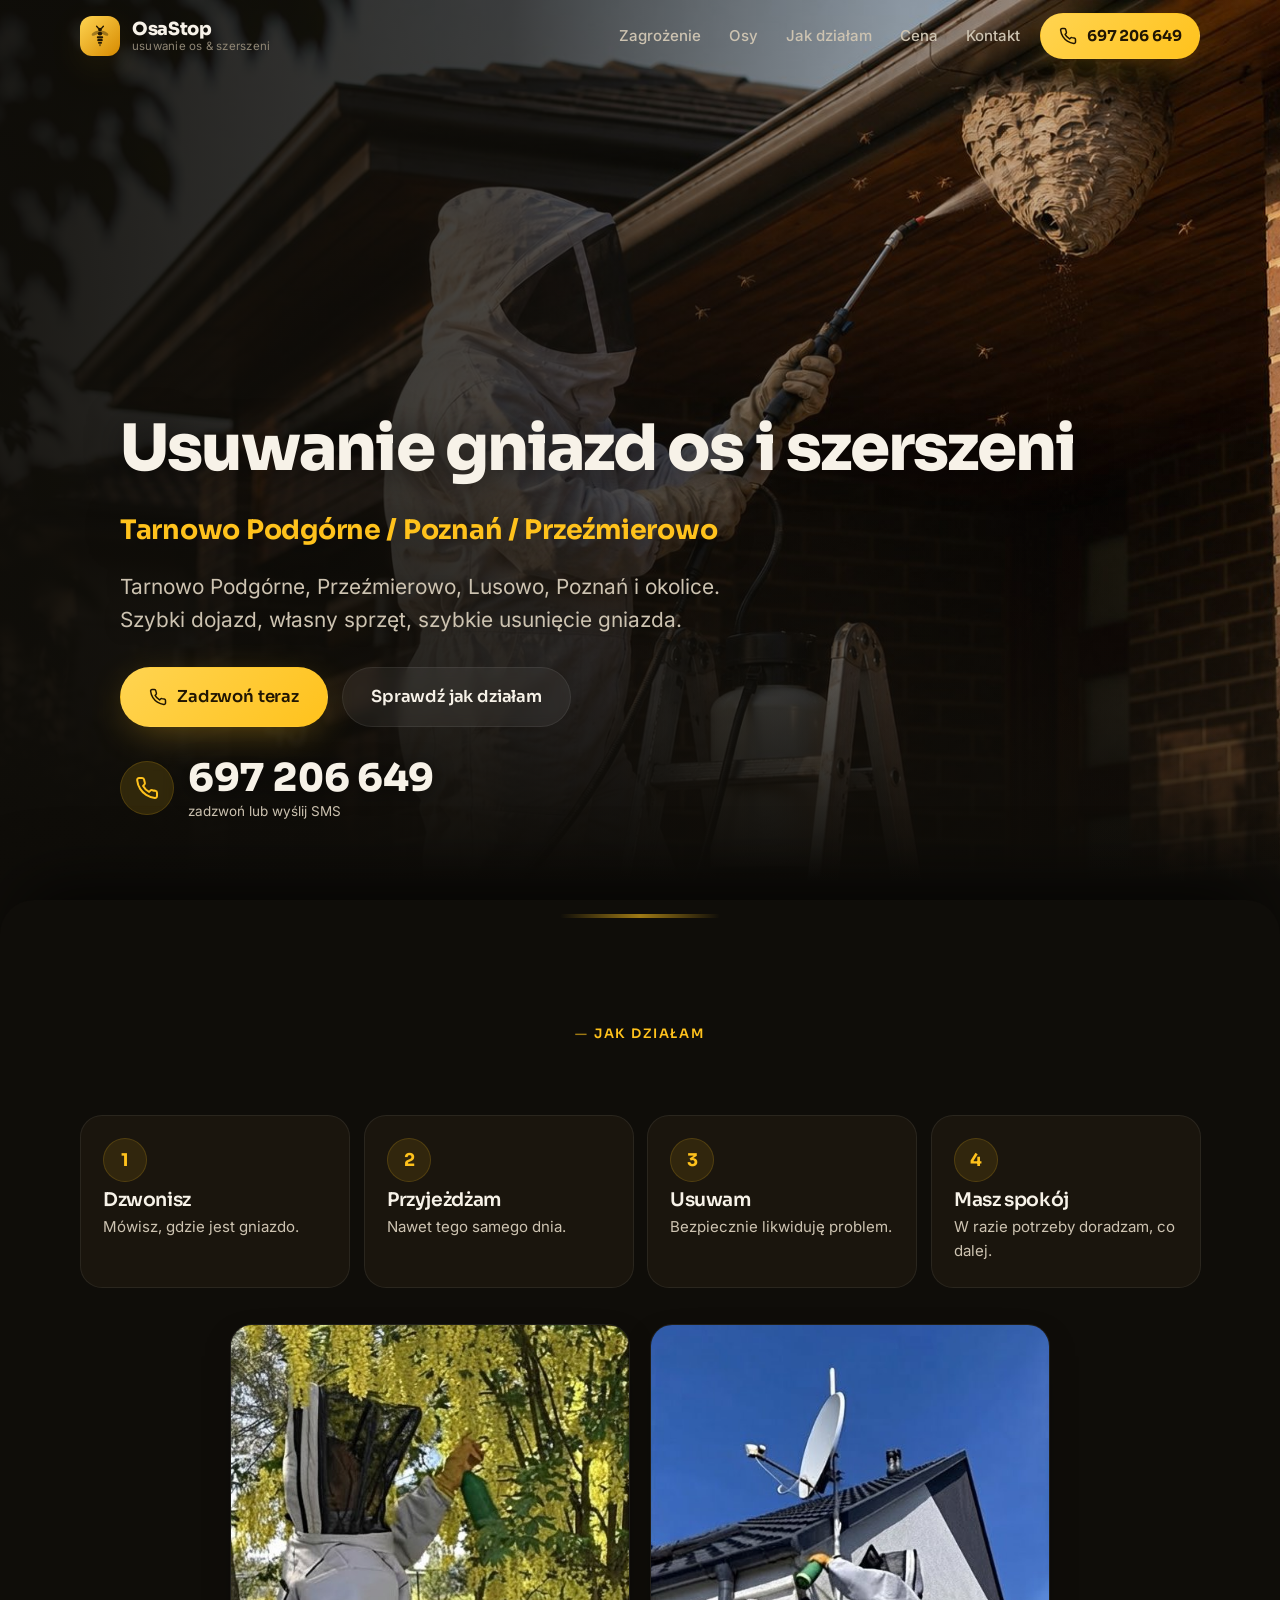
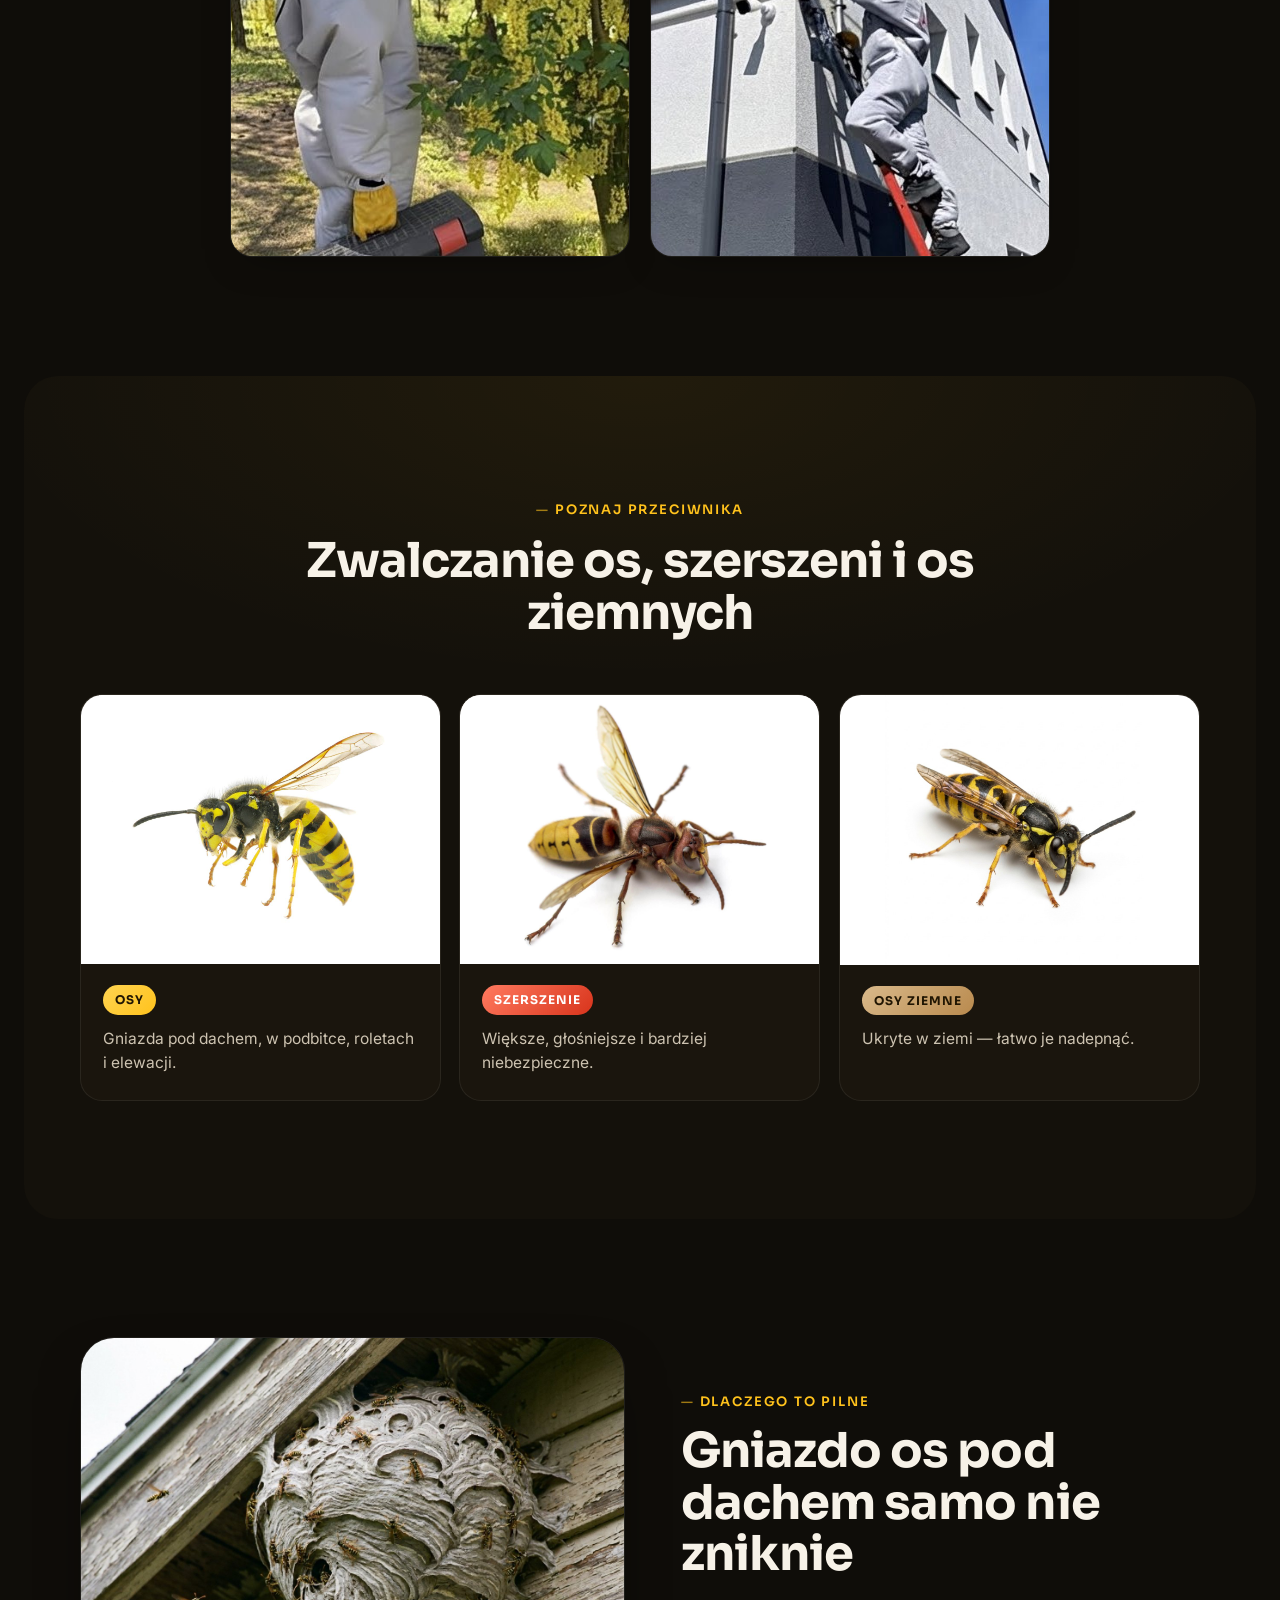
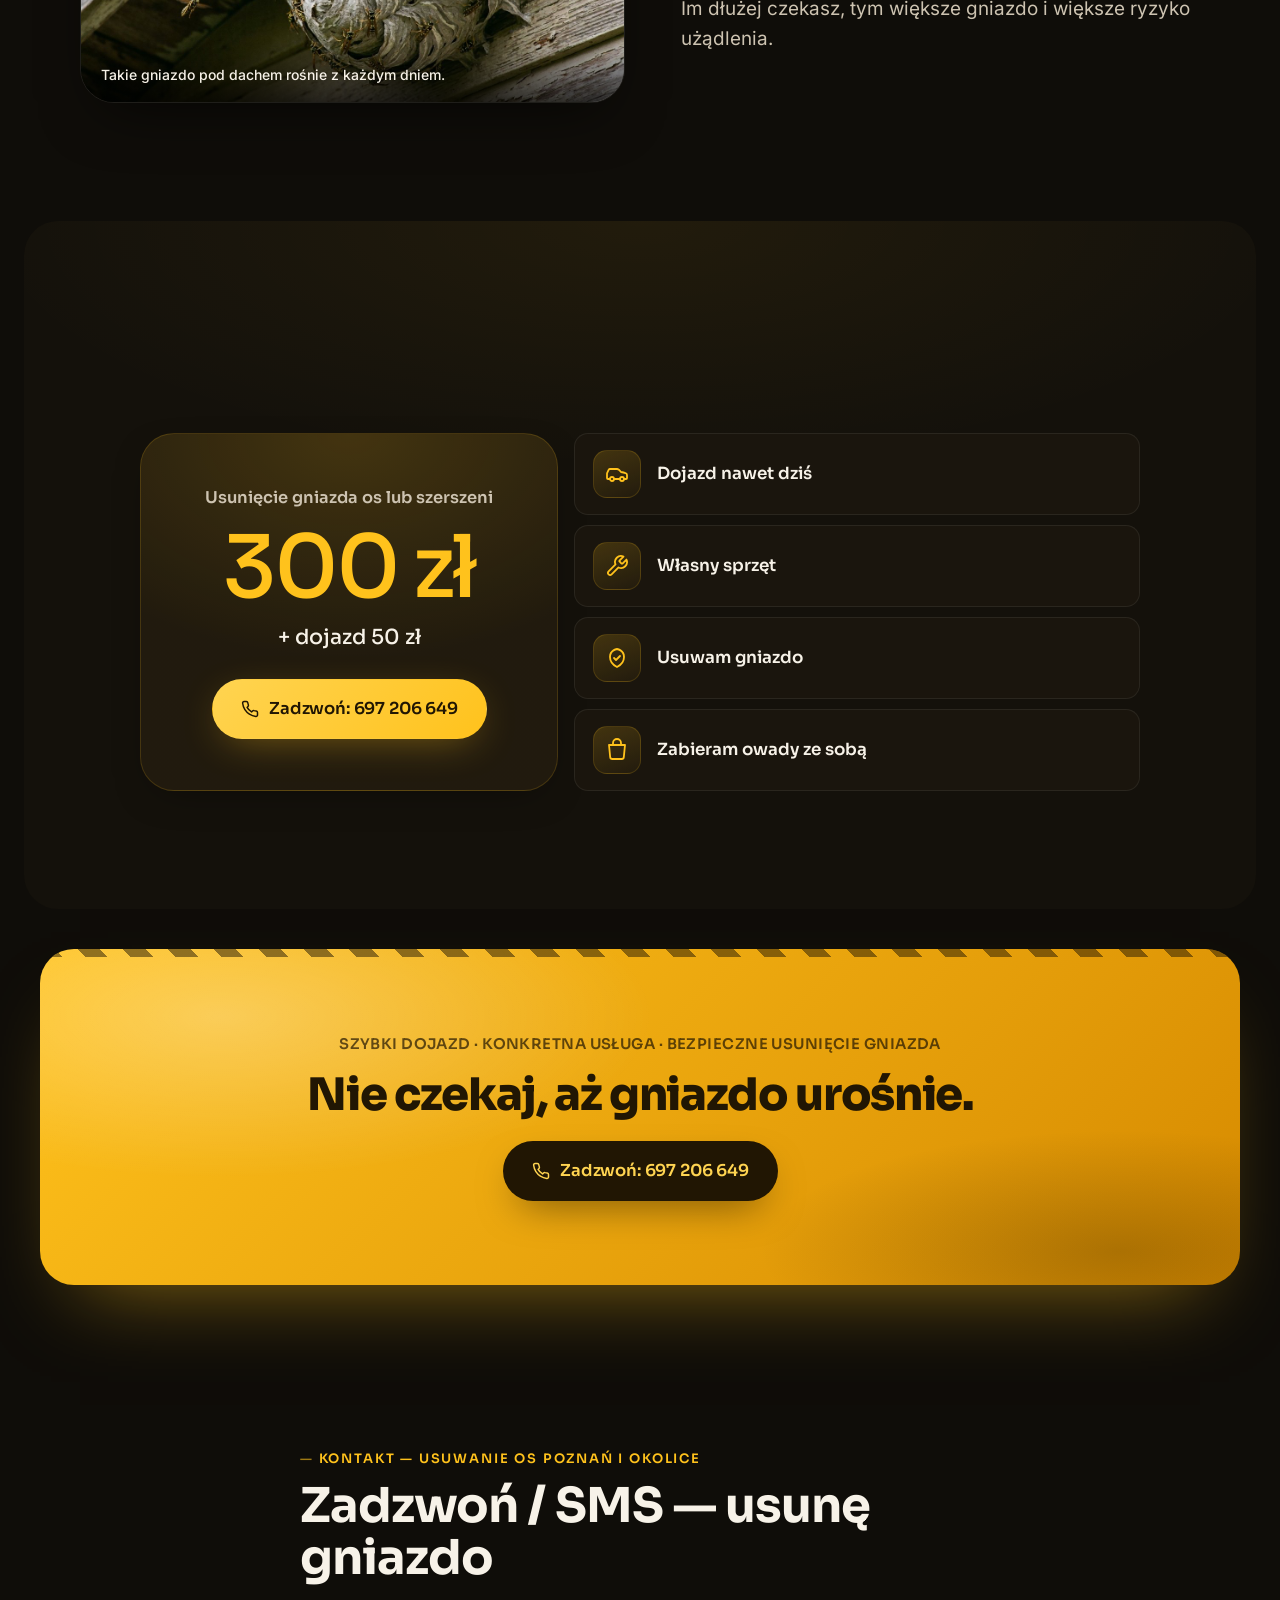
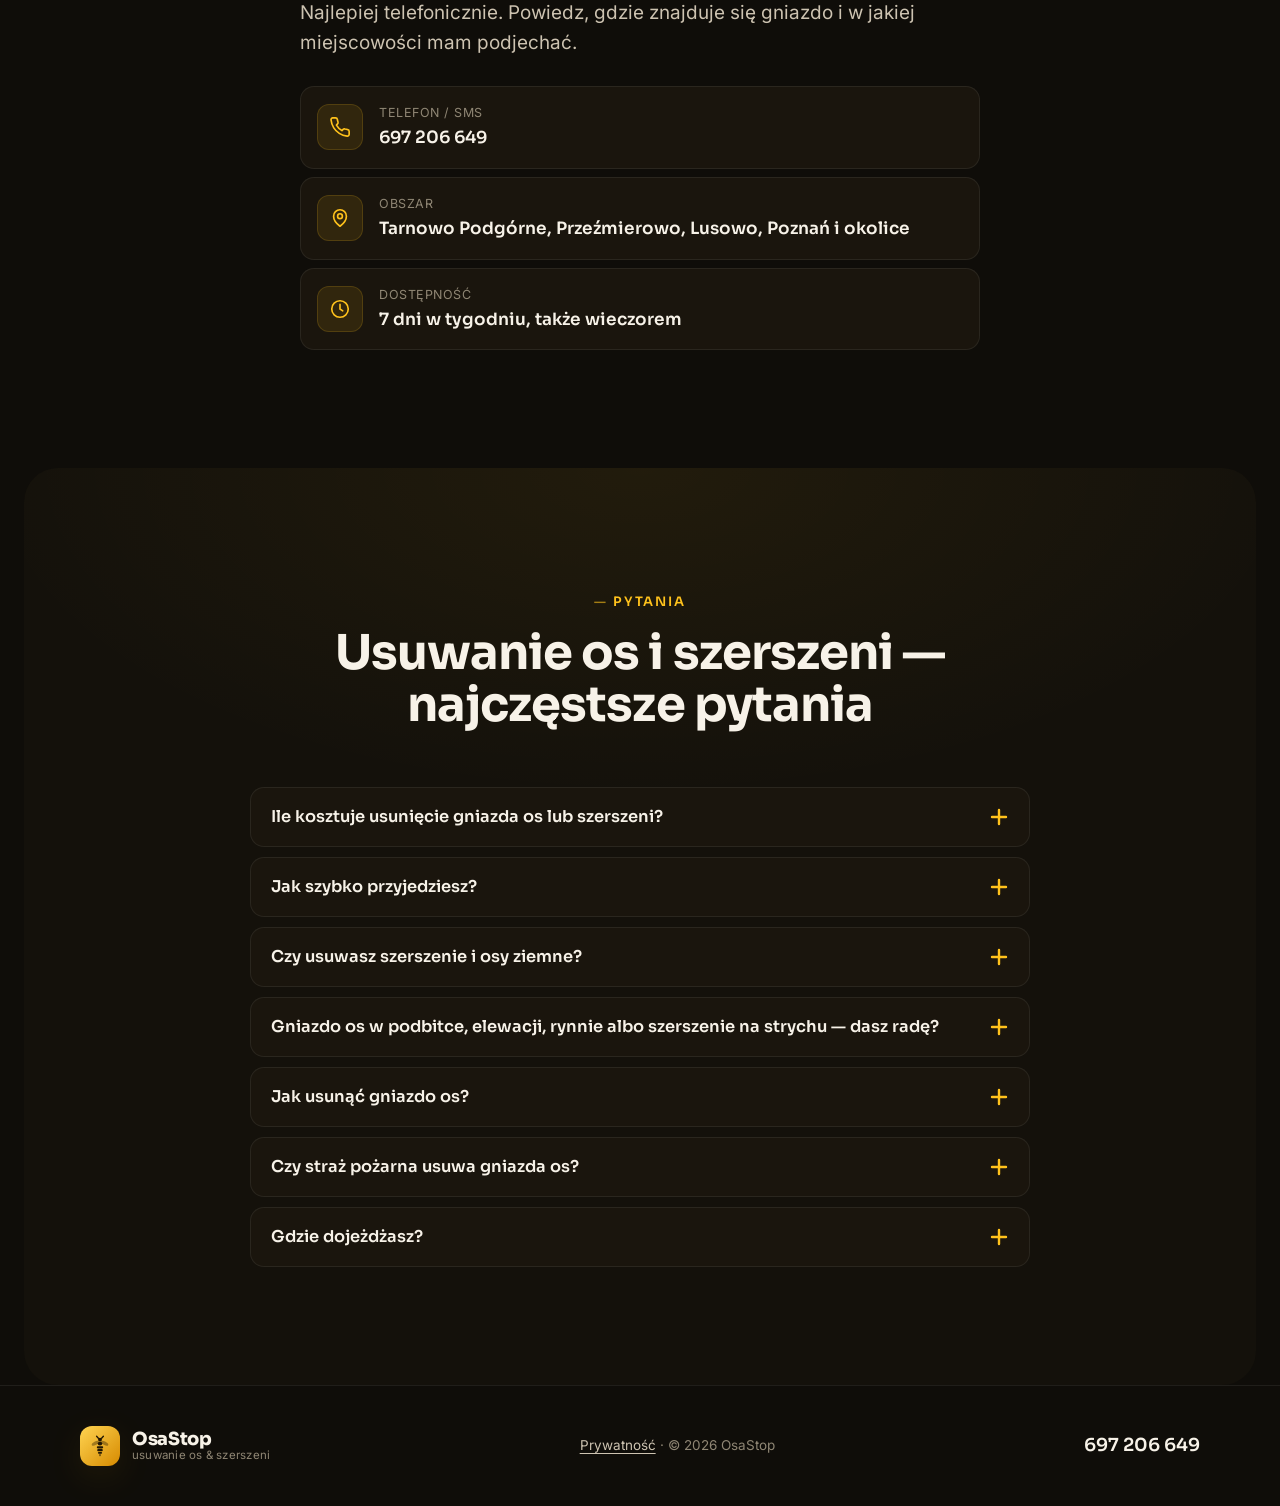
<file: index.html>
<!DOCTYPE html>
<html lang="pl">
<head>
  <meta charset="UTF-8" />
  <meta name="viewport" content="width=device-width, initial-scale=1.0" />
  <meta name="theme-color" content="#0f0d09" />
  <script>document.documentElement.className += " js";</script>

  <title>Usuwanie gniazd os i szerszeni Poznań, Tarnowo Podgórne | OsaStop</title>
  <meta name="description" content="Usuwanie i zwalczanie gniazd os i szerszeni: Poznań, Tarnowo Podgórne, Przeźmierowo, Lusowo. 300 zł + dojazd 50 zł. Przyjazd nawet dziś. Tel. 697 206 649." />
  <meta property="og:type" content="website" />
  <meta property="og:locale" content="pl_PL" />
  <meta property="og:title" content="Usuwanie gniazd os i szerszeni — Poznań, Tarnowo Podgórne, Przeźmierowo, Lusowo" />
  <meta property="og:description" content="300 zł za gniazdo + dojazd 50 zł, przyjazd nawet dziś. Tel. 697 206 649." />
  <meta property="og:image" content="assets/img/usuwanie-gniazd-os-szerszeni-poznan.jpg" />

  <link rel="icon" href="data:image/svg+xml,%3Csvg%20xmlns=%27http://www.w3.org/2000/svg%27%20viewBox=%270%200%2032%2032%27%3E%3Crect%20width=%2732%27%20height=%2732%27%20rx=%278%27%20fill=%27%23ffc21c%27/%3E%3Cg%20fill=%27%23140f06%27%20transform=%27translate%282.2%201.7%29%20scale%281.15%29%27%3E%3Cg%20fill-opacity=%27.38%27%3E%3Cellipse%20cx=%277.3%27%20cy=%279.3%27%20rx=%273.9%27%20ry=%271.7%27%20transform=%27rotate%28-28%207.3%209.3%29%27/%3E%3Cellipse%20cx=%2716.7%27%20cy=%279.3%27%20rx=%273.9%27%20ry=%271.7%27%20transform=%27rotate%2828%2016.7%209.3%29%27/%3E%3C/g%3E%3Cpath%20d=%27M10.4%204.3%208.6%202.3M13.6%204.3l1.8-2%27%20stroke=%27%23140f06%27%20stroke-width=%271.3%27%20stroke-linecap=%27round%27%20fill=%27none%27/%3E%3Ccircle%20cx=%2712%27%20cy=%275.7%27%20r=%271.9%27/%3E%3Cellipse%20cx=%2712%27%20cy=%279.6%27%20rx=%272.3%27%20ry=%271.9%27/%3E%3Crect%20x=%278.8%27%20y=%2712.2%27%20width=%276.4%27%20height=%272.2%27%20rx=%271.1%27/%3E%3Crect%20x=%279.2%27%20y=%2715.1%27%20width=%275.6%27%20height=%272.1%27%20rx=%271.05%27/%3E%3Crect%20x=%279.9%27%20y=%2717.9%27%20width=%274.2%27%20height=%271.9%27%20rx=%27.95%27/%3E%3Cpath%20d=%27M11%2020.4h2l-1%202.2z%27/%3E%3C/g%3E%3C/svg%3E" />
  <link rel="stylesheet" href="css/fonts.css" />
  <link rel="stylesheet" href="css/style.css" />

  <!-- Dane strukturalne: firma lokalna + oferta (czytają je Google, Gemini, ChatGPT) -->
  <script type="application/ld+json">
  {
    "@context": "https://schema.org",
    "@type": "LocalBusiness",
    "name": "OsaStop — usuwanie os i szerszeni",
    "alternateName": ["Usuwanie os Poznań", "Zwalczanie os i szerszeni Poznań", "Usuwanie gniazd os Tarnowo Podgórne"],
    "knowsAbout": ["usuwanie gniazd os", "usuwanie gniazd szerszeni", "zwalczanie os ziemnych", "gniazdo os w podbitce", "szerszenie na strychu"],
    "description": "Usuwanie, zwalczanie i likwidacja gniazd os, szerszeni i os ziemnych na terenie Poznania i gminy Tarnowo Podgórne (Przeźmierowo, Lusowo i okolice). Dojazd często tego samego dnia, własny sprzęt, gniazdo zabieram ze sobą.",
    "telephone": "+48 697 206 649",
    "image": "assets/img/usuwanie-gniazd-os-szerszeni-poznan.jpg",
    "priceRange": "300 zł + dojazd 50 zł",
    "currenciesAccepted": "PLN",
    "address": {
      "@type": "PostalAddress",
      "addressLocality": "Tarnowo Podgórne",
      "addressRegion": "wielkopolskie",
      "addressCountry": "PL"
    },
    "areaServed": [
      { "@type": "City", "name": "Poznań" },
      { "@type": "Place", "name": "Tarnowo Podgórne" },
      { "@type": "Place", "name": "Przeźmierowo" },
      { "@type": "Place", "name": "Lusowo" },
      { "@type": "AdministrativeArea", "name": "powiat poznański" }
    ],
    "makesOffer": {
      "@type": "Offer",
      "name": "Usunięcie gniazda os lub szerszeni",
      "price": "300",
      "priceCurrency": "PLN",
      "description": "300 zł za usunięcie jednego gniazda + dojazd 50 zł.",
      "itemOffered": {
        "@type": "Service",
        "name": "Usuwanie gniazd os, szerszeni i os ziemnych",
        "serviceType": "Usuwanie, zwalczanie i likwidacja gniazd os i szerszeni"
      }
    }
  }
  </script>
  <script type="application/ld+json">
  {
    "@context": "https://schema.org",
    "@type": "FAQPage",
    "mainEntity": [
      { "@type": "Question", "name": "Ile kosztuje usunięcie gniazda os lub szerszeni?",
        "acceptedAnswer": { "@type": "Answer", "text": "Cennik: 300 zł za likwidację jednego gniazda + dojazd 50 zł — tak samo w Poznaniu, Tarnowie Podgórnym, Przeźmierowie i Lusowie." } },
      { "@type": "Question", "name": "Jak szybko przyjedziesz?",
        "acceptedAnswer": { "@type": "Answer", "text": "Często jeszcze tego samego dnia. Termin podaję od razu przez telefon: 697 206 649." } },
      { "@type": "Question", "name": "Czy usuwasz szerszenie i osy ziemne?",
        "acceptedAnswer": { "@type": "Answer", "text": "Tak — osy, szerszenie i osy ziemne. Nie usuwam trzmieli (w Polsce są pod ochroną)." } },
      { "@type": "Question", "name": "Gniazdo os w podbitce, elewacji, rynnie albo szerszenie na strychu — dasz radę?",
        "acceptedAnswer": { "@type": "Answer", "text": "Tak. Zajmuję się zwalczaniem os i szerszeni — usuwam gniazda w podbitce, pod dachem, w elewacji, roletach i rynnach, na strychu, na balkonie i w ziemi. Przyjeżdżam z własną drabiną i sprzętem." } },
      { "@type": "Question", "name": "Jak usunąć gniazdo os?",
        "acceptedAnswer": { "@type": "Answer", "text": "Najbezpieczniej zlecić to osobie z kombinezonem ochronnym i odpowiednimi środkami. Przyjeżdżam, neutralizuję gniazdo pianą lub opryskiem, zdejmuję je i zabieram ze sobą." } },
      { "@type": "Question", "name": "Czy straż pożarna usuwa gniazda os?",
        "acceptedAnswer": { "@type": "Answer", "text": "Zwykle tylko wtedy, gdy gniazdo bezpośrednio zagraża życiu lub zdrowiu. Przy domach i ogrodach najczęściej odsyła do prywatnych firm — wtedy zadzwoń: 697 206 649." } },
      { "@type": "Question", "name": "Gdzie dojeżdżasz?",
        "acceptedAnswer": { "@type": "Answer", "text": "Poznań, Tarnowo Podgórne, Przeźmierowo, Lusowo, Lusówko, Baranowo, Sady, Swadzim, Jankowice, Wysogotowo i inne miejscowości powiatu poznańskiego (Wielkopolska). Dojazd kosztuje 50 zł." } }
    ]
  }
  </script>
</head>

<body>
  <!-- ============ NAV ============ -->
  <header class="nav" id="nav">
    <div class="container nav__inner">
      <a href="#hero" class="brand" aria-label="Strona główna">
        <span class="brand__mark" aria-hidden="true">
          <svg viewBox="0 0 24 24" fill="currentColor"><g fill-opacity=".38"><ellipse cx="7.3" cy="9.3" rx="3.9" ry="1.7" transform="rotate(-28 7.3 9.3)"/><ellipse cx="16.7" cy="9.3" rx="3.9" ry="1.7" transform="rotate(28 16.7 9.3)"/></g><path d="M10.4 4.3 8.6 2.3M13.6 4.3l1.8-2" stroke="currentColor" stroke-width="1.3" stroke-linecap="round" fill="none"/><circle cx="12" cy="5.7" r="1.9"/><ellipse cx="12" cy="9.6" rx="2.3" ry="1.9"/><rect x="8.8" y="12.2" width="6.4" height="2.2" rx="1.1"/><rect x="9.2" y="15.1" width="5.6" height="2.1" rx="1.05"/><rect x="9.9" y="17.9" width="4.2" height="1.9" rx=".95"/><path d="M11 20.4h2l-1 2.2z"/></svg>
        </span>
        <span class="brand__text"><strong>OsaStop</strong><em>usuwanie os &amp; szerszeni</em></span>
      </a>

      <nav class="nav__links" aria-label="Menu główne">
        <a href="#zagrozenie">Zagrożenie</a>
        <a href="#gatunki">Osy</a>
        <a href="#jak">Jak działam</a>
        <a href="#cena">Cena</a>
        <a href="#kontakt">Kontakt</a>
      </nav>

      <a href="tel:+48697206649" class="btn btn--phone nav__cta" aria-label="Zadzwoń: 697 206 649">
        <svg viewBox="0 0 24 24" fill="none" stroke="currentColor" stroke-width="2" stroke-linecap="round" stroke-linejoin="round" aria-hidden="true"><path d="M22 16.9v3a2 2 0 0 1-2.2 2 19.8 19.8 0 0 1-8.6-3 19.5 19.5 0 0 1-6-6 19.8 19.8 0 0 1-3-8.6A2 2 0 0 1 4.1 2h3a2 2 0 0 1 2 1.7c.1 1 .4 1.9.7 2.8a2 2 0 0 1-.5 2.1L8.1 9.9a16 16 0 0 0 6 6l1.3-1.3a2 2 0 0 1 2.1-.4c.9.3 1.8.5 2.8.6a2 2 0 0 1 1.7 2z"/></svg>
        <span>697 206 649</span>
      </a>

      <button class="nav__toggle" id="navToggle" aria-label="Otwórz menu" aria-expanded="false">
        <span></span><span></span><span></span>
      </button>
    </div>
    <div class="nav__mobile" id="navMobile">
      <a href="#zagrozenie">Zagrożenie</a>
      <a href="#gatunki">Osy</a>
      <a href="#jak">Jak działam</a>
      <a href="#cena">Cena</a>
      <a href="#kontakt">Kontakt</a>
      <a href="tel:+48697206649" class="btn btn--primary">Zadzwoń: 697 206 649</a>
    </div>
  </header>

  <main>
    <!-- ============ HERO ============ -->
    <section class="hero" id="hero">
      <div class="hero__media" aria-hidden="true">
        <picture>
          <source media="(max-width: 639px)" srcset="assets/img/usuwanie-gniazd-os-szerszeni-poznan-telefon.jpg" width="778" height="1716" />
          <img class="hero__img" src="assets/img/usuwanie-gniazd-os-szerszeni-poznan.jpg" alt="Usuwanie gniazda os spod dachu — Poznań i okolice" fetchpriority="high" width="1672" height="941" />
        </picture>
        <div class="hero__scrim"></div>
      </div>

      <div class="container hero__content" id="heroContent">
        <h1 class="hero__title">Usuwanie gniazd os i&nbsp;szerszeni<br /><span class="accent hero__places">Tarnowo Podgórne / Poznań / Przeźmierowo</span></h1>
        <p class="hero__sub">Tarnowo Podgórne, Przeźmierowo, Lusowo, Poznań i okolice. Szybki dojazd, własny sprzęt, szybkie usunięcie gniazda.</p>
        <div class="hero__actions">
          <a href="tel:+48697206649" class="btn btn--primary btn--lg">
            <svg viewBox="0 0 24 24" fill="none" stroke="currentColor" stroke-width="2" stroke-linecap="round" stroke-linejoin="round" aria-hidden="true"><path d="M22 16.9v3a2 2 0 0 1-2.2 2 19.8 19.8 0 0 1-8.6-3 19.5 19.5 0 0 1-6-6 19.8 19.8 0 0 1-3-8.6A2 2 0 0 1 4.1 2h3a2 2 0 0 1 2 1.7c.1 1 .4 1.9.7 2.8a2 2 0 0 1-.5 2.1L8.1 9.9a16 16 0 0 0 6 6l1.3-1.3a2 2 0 0 1 2.1-.4c.9.3 1.8.5 2.8.6a2 2 0 0 1 1.7 2z"/></svg>
            Zadzwoń teraz
          </a>
          <a href="#jak" class="btn btn--ghost btn--lg">Sprawdź jak działam</a>
        </div>
        <a href="tel:+48697206649" class="hero__phone">
          <span class="hero__phone-ic" aria-hidden="true"><svg viewBox="0 0 24 24" fill="none" stroke="currentColor" stroke-width="2" stroke-linecap="round" stroke-linejoin="round"><path d="M22 16.9v3a2 2 0 0 1-2.2 2 19.8 19.8 0 0 1-8.6-3 19.5 19.5 0 0 1-6-6 19.8 19.8 0 0 1-3-8.6A2 2 0 0 1 4.1 2h3a2 2 0 0 1 2 1.7c.1 1 .4 1.9.7 2.8a2 2 0 0 1-.5 2.1L8.1 9.9a16 16 0 0 0 6 6l1.3-1.3a2 2 0 0 1 2.1-.4c.9.3 1.8.5 2.8.6a2 2 0 0 1 1.7 2z"/></svg></span>
          <span class="hero__phone-txt">
            <span class="hero__phone-num">697 206 649</span>
            <span class="hero__phone-cap">zadzwoń lub wyślij SMS</span>
          </span>
        </a>
      </div>
    </section>

    <div class="scroll-cover">

      <!-- ============ JAK DZIAŁAM ============ -->
      <section class="section" id="jak">
        <div class="container">
          <header class="section__head section__head--center" data-reveal>
            <p class="section__kicker">Jak działam</p>          </header>
          <ol class="steps">
            <li class="step" data-reveal><span class="step__num">1</span><h3>Dzwonisz</h3><p>Mówisz, gdzie jest gniazdo.</p></li>
            <li class="step" data-reveal><span class="step__num">2</span><h3>Przyjeżdżam</h3><p>Nawet tego samego dnia.</p></li>
            <li class="step" data-reveal><span class="step__num">3</span><h3>Usuwam</h3><p>Bezpiecznie likwiduję problem.</p></li>
            <li class="step" data-reveal><span class="step__num">4</span><h3>Masz spokój</h3><p>W razie potrzeby doradzam, co dalej.</p></li>
          </ol>
          <div class="work">
            <figure class="work__img" data-reveal><img src="assets/img/usuwanie-gniazda-os-z-drzewa-poznan.jpg" alt="Usuwanie gniazda os z drzewa w kombinezonie ochronnym — Poznań i okolice" loading="lazy" width="503" height="1022" /></figure>
            <figure class="work__img" data-reveal><img src="assets/img/usuwanie-gniazda-os-spod-dachu-poznan.jpg" alt="Usuwanie gniazda os spod dachu z drabiny — Tarnowo Podgórne, Przeźmierowo" loading="lazy" width="501" height="1022" /></figure>
          </div>
        </div>
      </section>

      <!-- ============ GATUNKI ============ -->
      <section class="section section--alt" id="gatunki">
        <div class="container species-inner">
          <header class="section__head section__head--center" data-reveal>
            <p class="section__kicker">Poznaj przeciwnika</p>
            <h2 class="section__title">Zwalczanie os, szerszeni i os ziemnych</h2>
          </header>

          <div class="species">
            <article class="species__card" data-reveal>
              <div class="species__img"><img src="assets/img/osa-pospolita.jpg" alt="Osa pospolita" loading="lazy" width="1248" height="1040" /></div>
              <div class="species__txt">
                <span class="species__badge species__badge--wasp">Osy</span>
                <p>Gniazda pod dachem, w podbitce, roletach i elewacji.</p>
              </div>
            </article>
            <article class="species__card" data-reveal>
              <div class="species__img"><img src="assets/img/szerszen-europejski.jpg" alt="Szerszeń europejski" loading="lazy" width="1920" height="1458" /></div>
              <div class="species__txt">
                <span class="species__badge species__badge--hornet">Szerszenie</span>
                <p>Większe, głośniejsze i bardziej niebezpieczne.</p>
              </div>
            </article>
            <article class="species__card" data-reveal>
              <div class="species__img"><img src="assets/img/osa-ziemna-gniazdo-w-ziemi.jpg" alt="Osa ziemna" loading="lazy" width="1024" height="1024" /></div>
              <div class="species__txt">
                <span class="species__badge species__badge--ground">Osy ziemne</span>
                <p>Ukryte w ziemi — łatwo je nadepnąć.</p>
              </div>
            </article>
          </div>
        </div>
      </section>

      <!-- ============ ZAGROŻENIE ============ -->
      <section class="section" id="zagrozenie">
        <div class="container split">
          <figure class="split__media" data-reveal>
            <img src="assets/img/gniazdo-os-pod-dachem-podbitka.jpg" alt="Duże gniazdo os pod dachem, w podbitce" loading="lazy" width="1264" height="848" />
            <figcaption>Takie gniazdo pod dachem rośnie z każdym dniem.</figcaption>
          </figure>
          <div class="split__body" data-reveal>
            <p class="section__kicker">Dlaczego to pilne</p>
            <h2 class="section__title">Gniazdo os pod dachem samo nie zniknie</h2>
            <p class="section__lead">Im dłużej czekasz, tym większe gniazdo i większe ryzyko użądlenia.</p>
          </div>
        </div>
      </section>

      <!-- ============ CENA ============ -->
      <section class="section section--alt" id="cena">
        <div class="container">
          <header class="section__head section__head--center" data-reveal>
            <h2 class="section__kicker">Cennik usuwania gniazd os i szerszeni</h2>
          </header>

          <div class="price">
            <div class="price__main" data-reveal>
              <span class="price__label">Usunięcie gniazda os lub szerszeni</span>
              <strong class="price__amount">300&nbsp;zł</strong>
              <span class="price__extra">+ dojazd 50&nbsp;zł</span>
              <a href="tel:+48697206649" class="btn btn--primary btn--lg">
                <svg viewBox="0 0 24 24" fill="none" stroke="currentColor" stroke-width="2" stroke-linecap="round" stroke-linejoin="round" aria-hidden="true"><path d="M22 16.9v3a2 2 0 0 1-2.2 2 19.8 19.8 0 0 1-8.6-3 19.5 19.5 0 0 1-6-6 19.8 19.8 0 0 1-3-8.6A2 2 0 0 1 4.1 2h3a2 2 0 0 1 2 1.7c.1 1 .4 1.9.7 2.8a2 2 0 0 1-.5 2.1L8.1 9.9a16 16 0 0 0 6 6l1.3-1.3a2 2 0 0 1 2.1-.4c.9.3 1.8.5 2.8.6a2 2 0 0 1 1.7 2z"/></svg>
                Zadzwoń: 697 206 649
              </a>
            </div>
            <ul class="price__list" data-reveal>
              <li><span class="price__ic" aria-hidden="true"><svg viewBox="0 0 24 24" fill="none" stroke="currentColor" stroke-width="1.8" stroke-linecap="round" stroke-linejoin="round"><path d="M19 17h2c.6 0 1-.4 1-1v-3c0-.9-.7-1.7-1.5-1.9C18.7 10.6 16 10 16 10s-1.3-1.4-2.2-2.3c-.5-.4-1.1-.7-1.8-.7H5c-.6 0-1.1.4-1.4.9l-1.4 2.9A3.7 3.7 0 0 0 2 12v4c0 .6.4 1 1 1h2"/><circle cx="7" cy="17" r="2"/><path d="M9 17h6"/><circle cx="17" cy="17" r="2"/></svg></span><strong>Dojazd nawet dziś</strong></li>
              <li><span class="price__ic" aria-hidden="true"><svg viewBox="0 0 24 24" fill="none" stroke="currentColor" stroke-width="1.8" stroke-linecap="round" stroke-linejoin="round"><path d="M14.7 6.3a1 1 0 0 0 0 1.4l1.6 1.6a1 1 0 0 0 1.4 0l3.77-3.77a6 6 0 0 1-7.94 7.94l-6.91 6.91a2.12 2.12 0 0 1-3-3l6.91-6.91a6 6 0 0 1 7.94-7.94l-3.76 3.76z"/></svg></span><strong>Własny sprzęt</strong></li>
              <li><span class="price__ic" aria-hidden="true"><svg viewBox="0 0 24 24" fill="none" stroke="currentColor" stroke-width="1.8" stroke-linecap="round" stroke-linejoin="round"><path d="M12 3s7 1 7 8c0 5-3 8-7 10-4-2-7-5-7-10 0-7 7-8 7-8z"/><path d="m9 12 2 2 4-4"/></svg></span><strong>Usuwam gniazdo</strong></li>
              <li><span class="price__ic" aria-hidden="true"><svg viewBox="0 0 24 24" fill="none" stroke="currentColor" stroke-width="1.8" stroke-linecap="round" stroke-linejoin="round"><path d="M4 7h16l-1.2 12.2a2 2 0 0 1-2 1.8H7.2a2 2 0 0 1-2-1.8L4 7z"/><path d="M8 7V5a4 4 0 0 1 8 0v2"/></svg></span><strong>Zabieram owady ze sobą</strong></li>
            </ul>
          </div>
        </div>
      </section>

      <!-- ============ CTA / ZAUFANIE ============ -->
      <section class="cta">
        <div class="container cta__inner" data-reveal>
          <span class="cta__stripe" aria-hidden="true"></span>
          <p class="cta__trust">Szybki dojazd · Konkretna usługa · Bezpieczne usunięcie gniazda</p>
          <h2 class="cta__title">Nie czekaj, aż gniazdo urośnie.</h2>
          <a href="tel:+48697206649" class="btn btn--primary btn--lg">
            <svg viewBox="0 0 24 24" fill="none" stroke="currentColor" stroke-width="2" stroke-linecap="round" stroke-linejoin="round" aria-hidden="true"><path d="M22 16.9v3a2 2 0 0 1-2.2 2 19.8 19.8 0 0 1-8.6-3 19.5 19.5 0 0 1-6-6 19.8 19.8 0 0 1-3-8.6A2 2 0 0 1 4.1 2h3a2 2 0 0 1 2 1.7c.1 1 .4 1.9.7 2.8a2 2 0 0 1-.5 2.1L8.1 9.9a16 16 0 0 0 6 6l1.3-1.3a2 2 0 0 1 2.1-.4c.9.3 1.8.5 2.8.6a2 2 0 0 1 1.7 2z"/></svg>
            Zadzwoń: 697 206 649
          </a>
        </div>
      </section>

      <!-- ============ KONTAKT ============ -->
      <section class="section" id="kontakt">
        <div class="container contact contact--solo">
          <div class="contact__info" data-reveal>
            <h2 class="section__kicker">Kontakt — usuwanie os Poznań i okolice</h2>
            <p class="section__title">Zadzwoń / SMS — usunę gniazdo</p>
            <p class="section__lead">Najlepiej telefonicznie. Powiedz, gdzie znajduje się gniazdo i w jakiej miejscowości mam podjechać.</p>
            <ul class="contact__list">
              <li>
                <span class="contact__ic"><svg viewBox="0 0 24 24" fill="none" stroke="currentColor" stroke-width="1.8" stroke-linecap="round" stroke-linejoin="round"><path d="M22 16.9v3a2 2 0 0 1-2.2 2 19.8 19.8 0 0 1-8.6-3 19.5 19.5 0 0 1-6-6 19.8 19.8 0 0 1-3-8.6A2 2 0 0 1 4.1 2h3a2 2 0 0 1 2 1.7c.1 1 .4 1.9.7 2.8a2 2 0 0 1-.5 2.1L8.1 9.9a16 16 0 0 0 6 6l1.3-1.3a2 2 0 0 1 2.1-.4c.9.3 1.8.5 2.8.6a2 2 0 0 1 1.7 2z"/></svg></span>
                <div><span class="contact__label">Telefon / SMS</span><a href="tel:+48697206649" class="contact__value">697 206 649</a></div>
              </li>
              <li>
                <span class="contact__ic"><svg viewBox="0 0 24 24" fill="none" stroke="currentColor" stroke-width="1.8" stroke-linecap="round" stroke-linejoin="round"><path d="M12 21s-7-5.3-7-11a7 7 0 0 1 14 0c0 5.7-7 11-7 11z"/><circle cx="12" cy="10" r="2.6"/></svg></span>
                <div><span class="contact__label">Obszar</span><span class="contact__value">Tarnowo Podgórne, Przeźmierowo, Lusowo, Poznań i okolice</span></div>
              </li>
              <li>
                <span class="contact__ic"><svg viewBox="0 0 24 24" fill="none" stroke="currentColor" stroke-width="1.8" stroke-linecap="round" stroke-linejoin="round"><circle cx="12" cy="12" r="9"/><path d="M12 7v5l3 2"/></svg></span>
                <div><span class="contact__label">Dostępność</span><span class="contact__value">7 dni w tygodniu, także wieczorem</span></div>
              </li>
            </ul>
          </div>
        </div>
      </section>

      <!-- ============ FAQ ============ -->
      <section class="section section--alt" id="faq">
        <div class="container faq">
          <header class="section__head section__head--center" data-reveal>
            <p class="section__kicker">Pytania</p>
            <h2 class="section__title">Usuwanie os i szerszeni — najczęstsze pytania</h2>
          </header>
          <div class="faq__list" data-reveal>
            <details class="faq__item">
              <summary>Ile kosztuje usunięcie gniazda os lub szerszeni?</summary>
              <p>Cennik: 300 zł za likwidację jednego gniazda + dojazd 50 zł — tak samo w Poznaniu, Tarnowie Podgórnym, Przeźmierowie i Lusowie.</p>
            </details>
            <details class="faq__item">
              <summary>Jak szybko przyjedziesz?</summary>
              <p>Często jeszcze tego samego dnia. Termin podaję od razu przez telefon: <a href="tel:+48697206649">697 206 649</a>.</p>
            </details>
            <details class="faq__item">
              <summary>Czy usuwasz szerszenie i osy ziemne?</summary>
              <p>Tak — osy, szerszenie i osy ziemne. Nie usuwam trzmieli (w Polsce są pod ochroną).</p>
            </details>
            <details class="faq__item">
              <summary>Gniazdo os w podbitce, elewacji, rynnie albo szerszenie na strychu — dasz radę?</summary>
              <p>Tak. Zajmuję się zwalczaniem os i szerszeni — usuwam gniazda w podbitce, pod dachem, w elewacji, roletach i rynnach, na strychu, na balkonie i w ziemi. Przyjeżdżam z własną drabiną i sprzętem.</p>
            </details>
            <details class="faq__item">
              <summary>Jak usunąć gniazdo os?</summary>
              <p>Najbezpieczniej zlecić to osobie z kombinezonem ochronnym i odpowiednimi środkami. Przyjeżdżam, neutralizuję gniazdo pianą lub opryskiem, zdejmuję je i zabieram ze sobą.</p>
            </details>
            <details class="faq__item">
              <summary>Czy straż pożarna usuwa gniazda os?</summary>
              <p>Zwykle tylko wtedy, gdy gniazdo bezpośrednio zagraża życiu lub zdrowiu. Przy domach i ogrodach najczęściej odsyła do prywatnych firm — wtedy zadzwoń: <a href="tel:+48697206649">697 206 649</a>.</p>
            </details>
            <details class="faq__item">
              <summary>Gdzie dojeżdżasz?</summary>
              <p>Poznań, Tarnowo Podgórne, Przeźmierowo, Lusowo, Lusówko, Baranowo, Sady, Swadzim, Jankowice, Wysogotowo i inne miejscowości powiatu poznańskiego (Wielkopolska). Dojazd kosztuje 50 zł.</p>
            </details>
          </div>
        </div>
      </section>
    </div><!-- /.scroll-cover -->
  </main>

  <footer class="footer">
    <div class="container footer__inner">
      <a href="#hero" class="brand brand--footer">
        <span class="brand__mark" aria-hidden="true">
          <svg viewBox="0 0 24 24" fill="currentColor"><g fill-opacity=".38"><ellipse cx="7.3" cy="9.3" rx="3.9" ry="1.7" transform="rotate(-28 7.3 9.3)"/><ellipse cx="16.7" cy="9.3" rx="3.9" ry="1.7" transform="rotate(28 16.7 9.3)"/></g><path d="M10.4 4.3 8.6 2.3M13.6 4.3l1.8-2" stroke="currentColor" stroke-width="1.3" stroke-linecap="round" fill="none"/><circle cx="12" cy="5.7" r="1.9"/><ellipse cx="12" cy="9.6" rx="2.3" ry="1.9"/><rect x="8.8" y="12.2" width="6.4" height="2.2" rx="1.1"/><rect x="9.2" y="15.1" width="5.6" height="2.1" rx="1.05"/><rect x="9.9" y="17.9" width="4.2" height="1.9" rx=".95"/><path d="M11 20.4h2l-1 2.2z"/></svg>
        </span>
        <span class="brand__text"><strong>OsaStop</strong><em>usuwanie os &amp; szerszeni</em></span>
      </a>
      <div class="footer__legal">
        <p><a href="polityka-prywatnosci.html">Prywatność</a> · © <span id="year">2026</span> OsaStop</p>
      </div>
      <a href="tel:+48697206649" class="footer__phone">697 206 649</a>
    </div>
  </footer>

  <a href="tel:+48697206649" class="fab" aria-label="Zadzwoń: 697 206 649">
    <svg viewBox="0 0 24 24" fill="none" stroke="currentColor" stroke-width="2" stroke-linecap="round" stroke-linejoin="round"><path d="M22 16.9v3a2 2 0 0 1-2.2 2 19.8 19.8 0 0 1-8.6-3 19.5 19.5 0 0 1-6-6 19.8 19.8 0 0 1-3-8.6A2 2 0 0 1 4.1 2h3a2 2 0 0 1 2 1.7c.1 1 .4 1.9.7 2.8a2 2 0 0 1-.5 2.1L8.1 9.9a16 16 0 0 0 6 6l1.3-1.3a2 2 0 0 1 2.1-.4c.9.3 1.8.5 2.8.6a2 2 0 0 1 1.7 2z"/></svg>
  </a>

  <script src="js/main.js"></script>
</body>
</html>
</file>
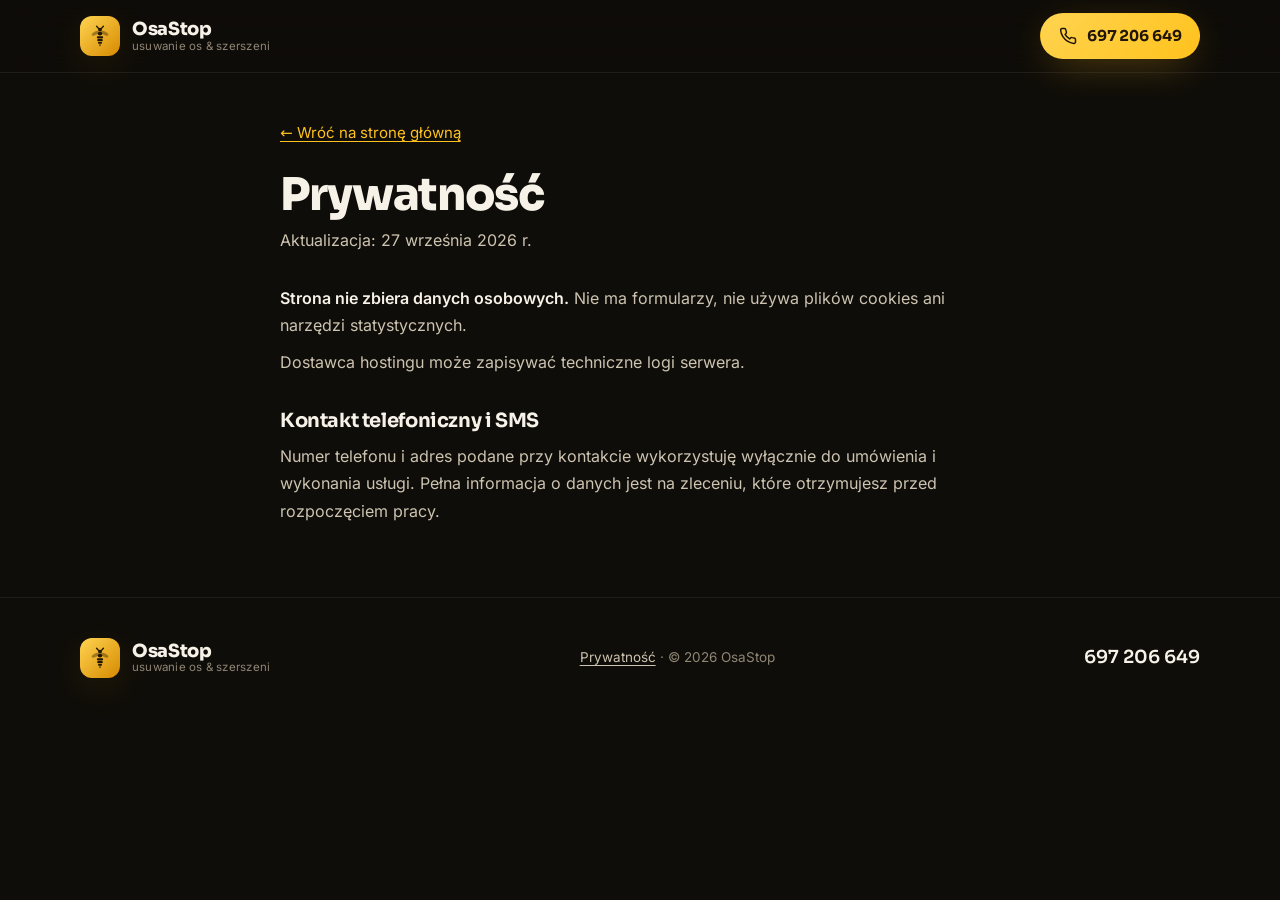
<file: polityka-prywatnosci.html>
<!DOCTYPE html>
<html lang="pl">
<head>
  <meta charset="UTF-8" />
  <meta name="viewport" content="width=device-width, initial-scale=1.0" />
  <meta name="theme-color" content="#0f0d09" />
  <title>Prywatność | OsaStop — usuwanie os i szerszeni</title>
  <meta name="description" content="Informacja o prywatności — OsaStop." />
  <link rel="icon" href="data:image/svg+xml,%3Csvg%20xmlns=%27http://www.w3.org/2000/svg%27%20viewBox=%270%200%2032%2032%27%3E%3Crect%20width=%2732%27%20height=%2732%27%20rx=%278%27%20fill=%27%23ffc21c%27/%3E%3Cg%20fill=%27%23140f06%27%20transform=%27translate%282.2%201.7%29%20scale%281.15%29%27%3E%3Cg%20fill-opacity=%27.38%27%3E%3Cellipse%20cx=%277.3%27%20cy=%279.3%27%20rx=%273.9%27%20ry=%271.7%27%20transform=%27rotate%28-28%207.3%209.3%29%27/%3E%3Cellipse%20cx=%2716.7%27%20cy=%279.3%27%20rx=%273.9%27%20ry=%271.7%27%20transform=%27rotate%2828%2016.7%209.3%29%27/%3E%3C/g%3E%3Cpath%20d=%27M10.4%204.3%208.6%202.3M13.6%204.3l1.8-2%27%20stroke=%27%23140f06%27%20stroke-width=%271.3%27%20stroke-linecap=%27round%27%20fill=%27none%27/%3E%3Ccircle%20cx=%2712%27%20cy=%275.7%27%20r=%271.9%27/%3E%3Cellipse%20cx=%2712%27%20cy=%279.6%27%20rx=%272.3%27%20ry=%271.9%27/%3E%3Crect%20x=%278.8%27%20y=%2712.2%27%20width=%276.4%27%20height=%272.2%27%20rx=%271.1%27/%3E%3Crect%20x=%279.2%27%20y=%2715.1%27%20width=%275.6%27%20height=%272.1%27%20rx=%271.05%27/%3E%3Crect%20x=%279.9%27%20y=%2717.9%27%20width=%274.2%27%20height=%271.9%27%20rx=%27.95%27/%3E%3Cpath%20d=%27M11%2020.4h2l-1%202.2z%27/%3E%3C/g%3E%3C/svg%3E" />
  <link rel="stylesheet" href="css/fonts.css" />
  <link rel="stylesheet" href="css/style.css" />
</head>

<body>
  <header class="nav nav--solid" id="nav">
    <div class="container nav__inner">
      <a href="index.html" class="brand" aria-label="Strona główna">
        <span class="brand__mark" aria-hidden="true">
          <svg viewBox="0 0 24 24" fill="currentColor"><g fill-opacity=".38"><ellipse cx="7.3" cy="9.3" rx="3.9" ry="1.7" transform="rotate(-28 7.3 9.3)"/><ellipse cx="16.7" cy="9.3" rx="3.9" ry="1.7" transform="rotate(28 16.7 9.3)"/></g><path d="M10.4 4.3 8.6 2.3M13.6 4.3l1.8-2" stroke="currentColor" stroke-width="1.3" stroke-linecap="round" fill="none"/><circle cx="12" cy="5.7" r="1.9"/><ellipse cx="12" cy="9.6" rx="2.3" ry="1.9"/><rect x="8.8" y="12.2" width="6.4" height="2.2" rx="1.1"/><rect x="9.2" y="15.1" width="5.6" height="2.1" rx="1.05"/><rect x="9.9" y="17.9" width="4.2" height="1.9" rx=".95"/><path d="M11 20.4h2l-1 2.2z"/></svg>
        </span>
        <span class="brand__text"><strong>OsaStop</strong><em>usuwanie os &amp; szerszeni</em></span>
      </a>
      <a href="tel:+48697206649" class="btn btn--phone nav__cta" aria-label="Zadzwoń: 697 206 649">
        <svg viewBox="0 0 24 24" fill="none" stroke="currentColor" stroke-width="2" stroke-linecap="round" stroke-linejoin="round" aria-hidden="true"><path d="M22 16.9v3a2 2 0 0 1-2.2 2 19.8 19.8 0 0 1-8.6-3 19.5 19.5 0 0 1-6-6 19.8 19.8 0 0 1-3-8.6A2 2 0 0 1 4.1 2h3a2 2 0 0 1 2 1.7c.1 1 .4 1.9.7 2.8a2 2 0 0 1-.5 2.1L8.1 9.9a16 16 0 0 0 6 6l1.3-1.3a2 2 0 0 1 2.1-.4c.9.3 1.8.5 2.8.6a2 2 0 0 1 1.7 2z"/></svg>
        <span>697 206 649</span>
      </a>
    </div>
  </header>

  <main class="legal">
    <div class="container legal__inner">
      <a href="index.html" class="legal__back">← Wróć na stronę główną</a>
      <h1>Prywatność</h1>
      <p class="legal__meta">Aktualizacja: 27 września 2026 r.</p>

      <p><strong>Strona nie zbiera danych osobowych.</strong> Nie ma formularzy, nie używa plików cookies ani narzędzi statystycznych.</p>
      <p>Dostawca hostingu może zapisywać techniczne logi serwera.</p>

      <h2>Kontakt telefoniczny i SMS</h2>
      <p>Numer telefonu i adres podane przy kontakcie wykorzystuję wyłącznie do umówienia i wykonania usługi. Pełna informacja o danych jest na zleceniu, które otrzymujesz przed rozpoczęciem pracy.</p>
    </div>
  </main>

  <footer class="footer">
    <div class="container footer__inner">
      <a href="index.html" class="brand brand--footer">
        <span class="brand__mark" aria-hidden="true">
          <svg viewBox="0 0 24 24" fill="currentColor"><g fill-opacity=".38"><ellipse cx="7.3" cy="9.3" rx="3.9" ry="1.7" transform="rotate(-28 7.3 9.3)"/><ellipse cx="16.7" cy="9.3" rx="3.9" ry="1.7" transform="rotate(28 16.7 9.3)"/></g><path d="M10.4 4.3 8.6 2.3M13.6 4.3l1.8-2" stroke="currentColor" stroke-width="1.3" stroke-linecap="round" fill="none"/><circle cx="12" cy="5.7" r="1.9"/><ellipse cx="12" cy="9.6" rx="2.3" ry="1.9"/><rect x="8.8" y="12.2" width="6.4" height="2.2" rx="1.1"/><rect x="9.2" y="15.1" width="5.6" height="2.1" rx="1.05"/><rect x="9.9" y="17.9" width="4.2" height="1.9" rx=".95"/><path d="M11 20.4h2l-1 2.2z"/></svg>
        </span>
        <span class="brand__text"><strong>OsaStop</strong><em>usuwanie os &amp; szerszeni</em></span>
      </a>
      <div class="footer__legal">
        <p><a href="polityka-prywatnosci.html">Prywatność</a> · © <span id="year">2026</span> OsaStop</p>
      </div>
      <a href="tel:+48697206649" class="footer__phone">697 206 649</a>
    </div>
  </footer>

  <script src="js/main.js"></script>
</body>
</html>
</file>
<file: css/fonts.css>
/* Czcionki hostowane lokalnie (Sora, Inter — licencja SIL Open Font License) */
/* Inter — latin-ext */
@font-face {
  font-family: 'Inter';
  font-style: normal;
  font-weight: 400;
  font-display: swap;
  src: url(../assets/fonts/inter-latin-ext.woff2) format('woff2');
  unicode-range: U+0100-02BA, U+02BD-02C5, U+02C7-02CC, U+02CE-02D7, U+02DD-02FF, U+0304, U+0308, U+0329, U+1D00-1DBF, U+1E00-1E9F, U+1EF2-1EFF, U+2020, U+20A0-20AB, U+20AD-20C0, U+2113, U+2C60-2C7F, U+A720-A7FF;
}
/* Inter — latin */
@font-face {
  font-family: 'Inter';
  font-style: normal;
  font-weight: 400;
  font-display: swap;
  src: url(../assets/fonts/inter-latin.woff2) format('woff2');
  unicode-range: U+0000-00FF, U+0131, U+0152-0153, U+02BB-02BC, U+02C6, U+02DA, U+02DC, U+0304, U+0308, U+0329, U+2000-206F, U+20AC, U+2122, U+2191, U+2193, U+2212, U+2215, U+FEFF, U+FFFD;
}
/* Inter — latin-ext */
@font-face {
  font-family: 'Inter';
  font-style: normal;
  font-weight: 500;
  font-display: swap;
  src: url(../assets/fonts/inter-latin-ext.woff2) format('woff2');
  unicode-range: U+0100-02BA, U+02BD-02C5, U+02C7-02CC, U+02CE-02D7, U+02DD-02FF, U+0304, U+0308, U+0329, U+1D00-1DBF, U+1E00-1E9F, U+1EF2-1EFF, U+2020, U+20A0-20AB, U+20AD-20C0, U+2113, U+2C60-2C7F, U+A720-A7FF;
}
/* Inter — latin */
@font-face {
  font-family: 'Inter';
  font-style: normal;
  font-weight: 500;
  font-display: swap;
  src: url(../assets/fonts/inter-latin.woff2) format('woff2');
  unicode-range: U+0000-00FF, U+0131, U+0152-0153, U+02BB-02BC, U+02C6, U+02DA, U+02DC, U+0304, U+0308, U+0329, U+2000-206F, U+20AC, U+2122, U+2191, U+2193, U+2212, U+2215, U+FEFF, U+FFFD;
}
/* Inter — latin-ext */
@font-face {
  font-family: 'Inter';
  font-style: normal;
  font-weight: 600;
  font-display: swap;
  src: url(../assets/fonts/inter-latin-ext.woff2) format('woff2');
  unicode-range: U+0100-02BA, U+02BD-02C5, U+02C7-02CC, U+02CE-02D7, U+02DD-02FF, U+0304, U+0308, U+0329, U+1D00-1DBF, U+1E00-1E9F, U+1EF2-1EFF, U+2020, U+20A0-20AB, U+20AD-20C0, U+2113, U+2C60-2C7F, U+A720-A7FF;
}
/* Inter — latin */
@font-face {
  font-family: 'Inter';
  font-style: normal;
  font-weight: 600;
  font-display: swap;
  src: url(../assets/fonts/inter-latin.woff2) format('woff2');
  unicode-range: U+0000-00FF, U+0131, U+0152-0153, U+02BB-02BC, U+02C6, U+02DA, U+02DC, U+0304, U+0308, U+0329, U+2000-206F, U+20AC, U+2122, U+2191, U+2193, U+2212, U+2215, U+FEFF, U+FFFD;
}
/* Sora — latin-ext */
@font-face {
  font-family: 'Sora';
  font-style: normal;
  font-weight: 500;
  font-display: swap;
  src: url(../assets/fonts/sora-latin-ext.woff2) format('woff2');
  unicode-range: U+0100-02BA, U+02BD-02C5, U+02C7-02CC, U+02CE-02D7, U+02DD-02FF, U+0304, U+0308, U+0329, U+1D00-1DBF, U+1E00-1E9F, U+1EF2-1EFF, U+2020, U+20A0-20AB, U+20AD-20C0, U+2113, U+2C60-2C7F, U+A720-A7FF;
}
/* Sora — latin */
@font-face {
  font-family: 'Sora';
  font-style: normal;
  font-weight: 500;
  font-display: swap;
  src: url(../assets/fonts/sora-latin.woff2) format('woff2');
  unicode-range: U+0000-00FF, U+0131, U+0152-0153, U+02BB-02BC, U+02C6, U+02DA, U+02DC, U+0304, U+0308, U+0329, U+2000-206F, U+20AC, U+2122, U+2191, U+2193, U+2212, U+2215, U+FEFF, U+FFFD;
}
/* Sora — latin-ext */
@font-face {
  font-family: 'Sora';
  font-style: normal;
  font-weight: 600;
  font-display: swap;
  src: url(../assets/fonts/sora-latin-ext.woff2) format('woff2');
  unicode-range: U+0100-02BA, U+02BD-02C5, U+02C7-02CC, U+02CE-02D7, U+02DD-02FF, U+0304, U+0308, U+0329, U+1D00-1DBF, U+1E00-1E9F, U+1EF2-1EFF, U+2020, U+20A0-20AB, U+20AD-20C0, U+2113, U+2C60-2C7F, U+A720-A7FF;
}
/* Sora — latin */
@font-face {
  font-family: 'Sora';
  font-style: normal;
  font-weight: 600;
  font-display: swap;
  src: url(../assets/fonts/sora-latin.woff2) format('woff2');
  unicode-range: U+0000-00FF, U+0131, U+0152-0153, U+02BB-02BC, U+02C6, U+02DA, U+02DC, U+0304, U+0308, U+0329, U+2000-206F, U+20AC, U+2122, U+2191, U+2193, U+2212, U+2215, U+FEFF, U+FFFD;
}
/* Sora — latin-ext */
@font-face {
  font-family: 'Sora';
  font-style: normal;
  font-weight: 700;
  font-display: swap;
  src: url(../assets/fonts/sora-latin-ext.woff2) format('woff2');
  unicode-range: U+0100-02BA, U+02BD-02C5, U+02C7-02CC, U+02CE-02D7, U+02DD-02FF, U+0304, U+0308, U+0329, U+1D00-1DBF, U+1E00-1E9F, U+1EF2-1EFF, U+2020, U+20A0-20AB, U+20AD-20C0, U+2113, U+2C60-2C7F, U+A720-A7FF;
}
/* Sora — latin */
@font-face {
  font-family: 'Sora';
  font-style: normal;
  font-weight: 700;
  font-display: swap;
  src: url(../assets/fonts/sora-latin.woff2) format('woff2');
  unicode-range: U+0000-00FF, U+0131, U+0152-0153, U+02BB-02BC, U+02C6, U+02DA, U+02DC, U+0304, U+0308, U+0329, U+2000-206F, U+20AC, U+2122, U+2191, U+2193, U+2212, U+2215, U+FEFF, U+FFFD;
}
/* Sora — latin-ext */
@font-face {
  font-family: 'Sora';
  font-style: normal;
  font-weight: 800;
  font-display: swap;
  src: url(../assets/fonts/sora-latin-ext.woff2) format('woff2');
  unicode-range: U+0100-02BA, U+02BD-02C5, U+02C7-02CC, U+02CE-02D7, U+02DD-02FF, U+0304, U+0308, U+0329, U+1D00-1DBF, U+1E00-1E9F, U+1EF2-1EFF, U+2020, U+20A0-20AB, U+20AD-20C0, U+2113, U+2C60-2C7F, U+A720-A7FF;
}
/* Sora — latin */
@font-face {
  font-family: 'Sora';
  font-style: normal;
  font-weight: 800;
  font-display: swap;
  src: url(../assets/fonts/sora-latin.woff2) format('woff2');
  unicode-range: U+0000-00FF, U+0131, U+0152-0153, U+02BB-02BC, U+02C6, U+02DA, U+02DC, U+0304, U+0308, U+0329, U+2000-206F, U+20AC, U+2122, U+2191, U+2193, U+2212, U+2215, U+FEFF, U+FFFD;
}
</file>
<file: css/style.css>
/* =========================================================
   OsaStop — usuwanie os i szerszeni (wersja zdjęciowa)
   ========================================================= */
:root {
  --bg:        #0f0d09;
  --bg-2:      #14110b;
  --surface:   #1a150d;
  --surface-2: #221b10;
  --line:      rgba(255, 194, 28, 0.16);
  --line-soft: rgba(255, 255, 255, 0.07);

  --accent:      #ffc21c;
  --accent-2:    #ffd451;
  --accent-deep: #d68a00;
  --danger:      #ff5a3c;
  --danger-2:    #ff7a5f;
  --danger-deep: #d8341c;

  --text:      #f7f2e8;
  --text-soft: #cdc3b1;
  --text-mut:  #8f8674;

  --font-display: "Sora", system-ui, -apple-system, "Segoe UI", sans-serif;
  --font-body:    "Inter", system-ui, -apple-system, "Segoe UI", sans-serif;

  --radius:    22px;
  --radius-lg: 34px;
  --radius-sm: 14px;

  --shadow:      0 24px 60px -24px rgba(0, 0, 0, 0.72);
  --shadow-soft: 0 12px 40px -20px rgba(0, 0, 0, 0.6);
  --glow:        0 10px 40px -12px rgba(255, 194, 28, 0.45);

  --maxw: 1200px;
  --ease: cubic-bezier(0.22, 1, 0.36, 1);
}

*, *::before, *::after { box-sizing: border-box; }
* { margin: 0; padding: 0; }
html { scroll-behavior: smooth; -webkit-text-size-adjust: 100%; }
body {
  font-family: var(--font-body);
  background: var(--bg);
  color: var(--text);
  line-height: 1.6;
  font-size: 17px;
  overflow-x: hidden;
  -webkit-font-smoothing: antialiased;
  text-rendering: optimizeLegibility;
}
img, video, svg { display: block; max-width: 100%; }
a { color: inherit; text-decoration: none; }
button { font: inherit; cursor: pointer; }
ul, ol { list-style: none; }

.container { width: 100%; max-width: var(--maxw); margin-inline: auto; padding-inline: clamp(20px, 5vw, 40px); }
h1, h2, h3 { font-family: var(--font-display); line-height: 1.08; letter-spacing: -0.02em; }
.accent { color: var(--accent); }

/* =========================================================
   Buttons
   ========================================================= */
.btn {
  --btn-pad-y: 12px; --btn-pad-x: 20px;
  display: inline-flex; align-items: center; justify-content: center; gap: 10px;
  padding: var(--btn-pad-y) var(--btn-pad-x);
  border: 1px solid transparent; border-radius: 100px;
  font-family: var(--font-display); font-weight: 600; font-size: 15px; letter-spacing: -0.01em;
  white-space: nowrap;
  transition: transform 0.35s var(--ease), background 0.3s var(--ease), box-shadow 0.35s var(--ease), color 0.3s var(--ease), border-color 0.3s;
  will-change: transform;
}
.btn svg { width: 18px; height: 18px; }
.btn:active { transform: scale(0.97); }
.btn--lg { --btn-pad-y: 16px; --btn-pad-x: 28px; font-size: 16.5px; }
.btn--block { width: 100%; }
.btn--primary { background: linear-gradient(135deg, var(--accent-2), var(--accent)); color: #211603; box-shadow: var(--glow); }
.btn--primary:hover { transform: translateY(-2px); box-shadow: 0 16px 46px -12px rgba(255, 194, 28, 0.6); }
.btn--ghost { background: rgba(255, 255, 255, 0.06); color: var(--text); border-color: var(--line-soft); backdrop-filter: blur(6px); }
.btn--ghost:hover { background: rgba(255, 255, 255, 0.12); transform: translateY(-2px); border-color: var(--line); }
.btn--phone { background: rgba(255, 255, 255, 0.05); border-color: var(--line-soft); padding: 10px 18px; }
.btn--phone:hover { background: rgba(255, 194, 28, 0.12); border-color: var(--line); }

/* =========================================================
   NAV
   ========================================================= */
.nav { position: fixed; inset: 0 0 auto 0; z-index: 100; transition: background 0.4s var(--ease), box-shadow 0.4s, border-color 0.4s, backdrop-filter 0.4s; border-bottom: 1px solid transparent; }
.nav.is-scrolled { background: rgba(15, 13, 9, 0.74); backdrop-filter: blur(16px) saturate(140%); border-bottom-color: var(--line-soft); box-shadow: 0 10px 30px -20px rgba(0, 0, 0, 0.9); }
.nav__inner { display: flex; align-items: center; gap: 20px; height: 72px; }
.brand { display: inline-flex; align-items: center; gap: 12px; margin-right: auto; }
.brand__mark { display: grid; place-items: center; width: 40px; height: 40px; border-radius: 12px; background: linear-gradient(135deg, var(--accent-2), var(--accent-deep)); color: #211603; box-shadow: var(--glow); flex-shrink: 0; }
.brand__mark svg { width: 24px; height: 24px; }
.brand__text { display: flex; flex-direction: column; line-height: 1.1; }
.brand__text strong { font-family: var(--font-display); font-weight: 800; font-size: 18px; letter-spacing: -0.02em; }
.brand__text em { font-style: normal; font-size: 11.5px; color: var(--text-mut); letter-spacing: 0.02em; }
.nav__links { display: none; gap: 22px; }
.nav__links a { font-size: 15px; color: var(--text-soft); font-weight: 500; position: relative; transition: color 0.25s; }
.nav__links a::after { content: ""; position: absolute; left: 0; bottom: -6px; width: 0; height: 2px; border-radius: 2px; background: var(--accent); transition: width 0.3s var(--ease); }
.nav__links a:hover { color: var(--text); }
.nav__links a:hover::after { width: 100%; }
.nav__cta { display: inline-flex; }
.nav__toggle { display: inline-flex; flex-direction: column; justify-content: center; gap: 5px; width: 44px; height: 44px; padding: 0 10px; background: rgba(255,255,255,0.05); border: 1px solid var(--line-soft); border-radius: 12px; }
.nav__toggle span { display: block; height: 2px; background: var(--text); border-radius: 2px; transition: transform 0.3s var(--ease), opacity 0.2s; }
.nav.is-open .nav__toggle span:nth-child(1) { transform: translateY(7px) rotate(45deg); }
.nav.is-open .nav__toggle span:nth-child(2) { opacity: 0; }
.nav.is-open .nav__toggle span:nth-child(3) { transform: translateY(-7px) rotate(-45deg); }
.nav__mobile { display: flex; flex-direction: column; gap: 4px; padding: 8px clamp(20px, 5vw, 40px) 24px; max-height: 0; overflow: hidden; opacity: 0; background: rgba(15, 13, 9, 0.97); backdrop-filter: blur(16px); border-bottom: 1px solid var(--line-soft); transition: max-height 0.45s var(--ease), opacity 0.3s; }
.nav.is-open .nav__mobile { max-height: 380px; opacity: 1; }
.nav__mobile a { padding: 14px 6px; font-size: 17px; font-weight: 500; color: var(--text-soft); border-bottom: 1px solid var(--line-soft); }
.nav__mobile a:last-child { border: none; margin-top: 12px; }
.nav__mobile .btn { color: #211603; }

/* =========================================================
   HERO (zdjęcie w tle)
   ========================================================= */
.hero {
  position: relative; z-index: 1;
  min-height: 100svh;
  display: flex; align-items: flex-end;
  padding-bottom: clamp(56px, 9vh, 104px); padding-top: 128px;
  overflow: hidden;
}
.hero__media { position: absolute; inset: 0; z-index: 0; background: var(--bg); }
.hero__img { width: 100%; height: 100%; object-fit: cover; object-position: 70% center; transition: opacity 1.1s var(--ease), transform 7s var(--ease); }
.hero__media picture { display: block; width: 100%; height: 100%; }
.js .hero__img { opacity: 0; transform: scale(1.05); }
.hero__img.is-ready { opacity: 1; transform: scale(1); }
.hero__scrim {
  position: absolute; inset: 0;
  background:
    linear-gradient(90deg, rgba(15,13,9,0.94) 0%, rgba(15,13,9,0.76) 40%, rgba(15,13,9,0.3) 70%, rgba(15,13,9,0.08) 100%),
    linear-gradient(0deg, var(--bg) 2%, rgba(15,13,9,0.5) 26%, transparent 55%);
}
.hero__content { position: relative; z-index: 2; max-width: 1120px; }
.hero__eyebrow { display: inline-flex; align-items: center; gap: 9px; font-size: 12.5px; font-weight: 500; letter-spacing: 0.04em; text-transform: uppercase; color: var(--text-soft); padding: 8px 15px; border: 1px solid var(--line); border-radius: 100px; background: rgba(0,0,0,0.3); backdrop-filter: blur(6px); margin-bottom: 22px; }
.hero__eyebrow .dot { width: 7px; height: 7px; border-radius: 50%; background: var(--danger); box-shadow: 0 0 0 4px rgba(255,90,60,0.25); animation: pulse 2s var(--ease) infinite; }
@keyframes pulse { 0%,100% { box-shadow: 0 0 0 4px rgba(255,90,60,0.22); } 50% { box-shadow: 0 0 0 9px rgba(255,90,60,0); } }
.hero__title { font-size: clamp(2.2rem, 5.6vw, 4rem); font-weight: 800; letter-spacing: -0.03em; margin-bottom: 18px; text-shadow: 0 2px 34px rgba(0,0,0,0.6); }
.hero__sub { font-size: clamp(1.05rem, 2.3vw, 1.3rem); color: var(--text-soft); max-width: 600px; margin-bottom: 30px; text-shadow: 0 1px 16px rgba(0,0,0,0.5); }
.hero__actions { display: flex; flex-wrap: wrap; gap: 14px; margin-bottom: 30px; }
.hero__stats { display: flex; gap: clamp(18px, 5vw, 48px); flex-wrap: wrap; }
.hero__stats li { display: flex; flex-direction: column; }
.hero__stats strong { font-family: var(--font-display); font-size: clamp(1.6rem, 4vw, 2.3rem); font-weight: 700; color: var(--accent); letter-spacing: -0.02em; }
.hero__stats span { font-size: 13px; color: var(--text-soft); letter-spacing: 0.02em; margin-top: 2px; }
.hero__stats li:not(:last-child) { padding-right: clamp(18px, 5vw, 48px); border-right: 1px solid var(--line-soft); }

/* =========================================================
   SCROLL-COVER
   ========================================================= */
.scroll-cover { position: relative; z-index: 5; background: var(--bg); border-radius: var(--radius-lg) var(--radius-lg) 0 0; box-shadow: 0 -34px 70px -24px rgba(0, 0, 0, 0.74); }
.scroll-cover::before { content: ""; position: absolute; top: 0; left: 50%; transform: translateX(-50%); width: min(160px, 40%); height: 4px; margin-top: 14px; border-radius: 100px; background: linear-gradient(90deg, transparent, rgba(255, 194, 28, 0.6), transparent); }

/* =========================================================
   USP
   ========================================================= */
.usp { padding: clamp(38px, 6vw, 64px) 0 clamp(6px, 2vw, 12px); }
.usp__grid { display: grid; grid-template-columns: repeat(2, 1fr); gap: 12px; }
.usp__item { display: flex; align-items: center; gap: 14px; padding: 18px 18px; background: var(--surface); border: 1px solid var(--line-soft); border-radius: var(--radius); transition: transform 0.4s var(--ease), border-color 0.4s, background 0.4s; }
.usp__item:hover { transform: translateY(-4px); border-color: var(--line); background: var(--surface-2); }
.usp__ic { display: grid; place-items: center; flex-shrink: 0; width: 46px; height: 46px; border-radius: 13px; color: var(--accent); background: linear-gradient(160deg, rgba(255,194,28,0.18), rgba(255,194,28,0.04)); border: 1px solid var(--line); }
.usp__ic svg { width: 23px; height: 23px; }
.usp__item strong { font-family: var(--font-display); font-weight: 600; font-size: clamp(0.92rem, 2.4vw, 1.02rem); letter-spacing: -0.01em; }

/* =========================================================
   SECTIONS
   ========================================================= */
.section { padding: clamp(58px, 10vw, 118px) 0; position: relative; }
.section--alt { background: var(--bg-2); border-radius: var(--radius-lg); margin: 0 clamp(0px, 2vw, 24px); overflow: hidden; }
.section--alt::before { content: ""; position: absolute; inset: 0; border-radius: inherit; pointer-events: none; background: radial-gradient(90% 60% at 50% 0%, rgba(255,194,28,0.06), transparent 60%); }
.section__head { max-width: 760px; margin-bottom: clamp(34px, 5vw, 56px); }
.section__head--center { margin-inline: auto; text-align: center; }
.section__kicker { display: inline-block; font-family: var(--font-display); font-size: 13px; font-weight: 600; letter-spacing: 0.14em; text-transform: uppercase; color: var(--accent); margin-bottom: 14px; }
.section__kicker::before { content: "— "; opacity: 0.6; }
.section__title { font-family: var(--font-display); line-height: 1.08; letter-spacing: -0.02em; font-size: clamp(1.9rem, 4.6vw, 3rem); font-weight: 700; }
.section__lead { margin-top: 14px; font-size: clamp(1rem, 2vw, 1.18rem); color: var(--text-soft); max-width: 620px; }

/* =========================================================
   SPLIT (zagrożenie: zdjęcie + punkty)
   ========================================================= */
.split { display: grid; grid-template-columns: 1fr; gap: clamp(28px, 5vw, 56px); align-items: center; }
.split__media { position: relative; border-radius: var(--radius-lg); overflow: hidden; box-shadow: var(--shadow); border: 1px solid var(--line-soft); }
.split__media img { width: 100%; height: 100%; max-height: 480px; object-fit: cover; }
.split__media figcaption { position: absolute; left: 0; right: 0; bottom: 0; padding: 26px 20px 16px; font-size: 14px; color: var(--text); background: linear-gradient(0deg, rgba(0,0,0,0.75), transparent); font-weight: 500; }
.split__body .section__kicker { margin-bottom: 12px; }
.bullets { display: grid; gap: 12px; margin: 22px 0 28px; }
.bullets li { display: flex; align-items: center; gap: 14px; font-size: clamp(0.98rem, 2vw, 1.08rem); color: var(--text); font-weight: 500; }
.bullets__ic { display: grid; place-items: center; flex-shrink: 0; width: 42px; height: 42px; border-radius: 12px; color: var(--danger-2); background: rgba(255,90,60,0.12); border: 1px solid rgba(255,90,60,0.24); }
.bullets__ic svg { width: 21px; height: 21px; }

/* =========================================================
   GATUNKI — karty ze zdjęciami
   ========================================================= */
.species-inner { position: relative; z-index: 2; }
.species { display: grid; grid-template-columns: 1fr; gap: 18px; }
.species__card { background: var(--surface); border: 1px solid var(--line-soft); border-radius: var(--radius); overflow: hidden; transition: transform 0.5s var(--ease), border-color 0.4s, box-shadow 0.5s; }
.species__card:hover { transform: translateY(-6px); border-color: var(--line); box-shadow: var(--shadow-soft); }
.species__img { aspect-ratio: 4 / 3; background: #ffffff; overflow: hidden; }
.species__img img { width: 100%; height: 100%; object-fit: contain; transition: transform 0.6s var(--ease); }
.species__card:hover .species__img img { transform: scale(1.05); }
.species__txt { padding: 20px 22px 24px; }
.species__badge { display: inline-block; font-family: var(--font-display); font-weight: 700; font-size: 12px; letter-spacing: 0.08em; text-transform: uppercase; padding: 5px 12px; border-radius: 100px; margin-bottom: 12px; }
.species__badge--wasp   { color: #211603; background: linear-gradient(135deg, var(--accent-2), var(--accent)); }
.species__badge--hornet { color: #fff; background: linear-gradient(135deg, var(--danger-2), var(--danger-deep)); }
.species__badge--ground { color: #211603; background: linear-gradient(135deg, #d9b98a, #b98a4e); }
.species__txt p { color: var(--text-soft); font-size: 15.5px; }

/* =========================================================
   FAKTY (portret + liczby)
   ========================================================= */
.facts-band { padding: clamp(20px, 4vw, 40px) clamp(0px, 2vw, 24px); }
.facts-band__inner { display: grid; grid-template-columns: 1fr; gap: clamp(24px, 4vw, 48px); align-items: center; background: linear-gradient(160deg, #17130c, #0e0b07); border: 1px solid var(--line-soft); border-radius: var(--radius-lg); padding: clamp(22px, 4vw, 48px); overflow: hidden; }
.facts-band__media { border-radius: var(--radius); overflow: hidden; box-shadow: var(--shadow); }
.facts-band__media img { width: 100%; height: 100%; max-height: 340px; object-fit: cover; }
.facts-band__body > .section__title { margin-bottom: 22px; }
.facts { display: grid; grid-template-columns: repeat(2, 1fr); gap: 14px; }
.fact { padding: 18px 18px 20px; background: linear-gradient(160deg, rgba(255,194,28,0.08), rgba(255,194,28,0.02)); border: 1px solid var(--line); border-radius: var(--radius-sm); }
.fact strong { display: block; font-family: var(--font-display); font-weight: 800; font-size: clamp(1.6rem, 4.5vw, 2.2rem); color: var(--accent); letter-spacing: -0.03em; line-height: 1; margin-bottom: 8px; }
.fact span { color: var(--text-soft); font-size: 13.5px; line-height: 1.45; }

/* =========================================================
   JAK DZIAŁAM
   ========================================================= */
.steps { display: grid; grid-template-columns: 1fr; gap: 14px; }
.step { position: relative; padding: 26px 26px 26px 84px; background: var(--surface); border: 1px solid var(--line-soft); border-radius: var(--radius); transition: transform 0.4s var(--ease), border-color 0.4s; }
.step:hover { transform: translateY(-4px); border-color: var(--line); }
.step__num { position: absolute; left: 24px; top: 22px; display: grid; place-items: center; width: 44px; height: 44px; border-radius: 50%; font-family: var(--font-display); font-weight: 700; font-size: 1.1rem; color: var(--accent); background: rgba(255,194,28,0.1); border: 1px solid var(--line); }
.step h3 { font-size: 1.18rem; font-weight: 600; margin-bottom: 5px; }
.step p { color: var(--text-soft); font-size: 15px; }

/* =========================================================
   OPINIE
   ========================================================= */
.reviews { display: grid; grid-template-columns: 1fr; gap: 16px; }
.review { padding: 24px 22px 22px; background: var(--surface); border: 1px solid var(--line-soft); border-radius: var(--radius); transition: transform 0.4s var(--ease), border-color 0.4s; }
.review:hover { transform: translateY(-4px); border-color: var(--line); }
.review__stars { color: var(--accent); letter-spacing: 3px; font-size: 15px; margin-bottom: 12px; }
.review blockquote { font-size: 15.5px; color: var(--text); line-height: 1.55; }
.review figcaption { margin-top: 14px; font-family: var(--font-display); font-weight: 600; font-size: 13.5px; color: var(--text-mut); }

/* =========================================================
   CTA
   ========================================================= */
.cta { padding: clamp(20px, 4vw, 40px) clamp(0px, 2vw, 24px); }
.cta__inner { position: relative; text-align: center; padding: clamp(44px, 7vw, 84px) clamp(24px, 5vw, 64px); border-radius: var(--radius-lg); background: linear-gradient(135deg, var(--accent) 0%, var(--accent-deep) 100%); color: #211603; overflow: hidden; isolation: isolate; box-shadow: 0 40px 80px -40px rgba(255,194,28,0.5); }
.cta__inner::before { content: ""; position: absolute; inset: 0; z-index: -1; background: radial-gradient(60% 80% at 15% 20%, rgba(255,255,255,0.28), transparent 60%), radial-gradient(50% 60% at 90% 90%, rgba(33,22,3,0.25), transparent 60%); }
.cta__stripe { position: absolute; inset: 0 0 auto 0; height: 8px; background: repeating-linear-gradient(45deg, #211603 0 16px, transparent 16px 32px); opacity: 0.5; }
.cta__trust { font-family: var(--font-display); font-weight: 600; font-size: clamp(0.78rem, 2.1vw, 0.92rem); letter-spacing: 0.03em; text-transform: uppercase; color: rgba(33,22,3,0.7); margin: 0 auto 14px; }
.cta__title { font-size: clamp(1.7rem, 4.4vw, 2.8rem); font-weight: 800; max-width: 720px; margin: 0 auto 22px; letter-spacing: -0.03em; }
.cta__text { font-size: clamp(1rem, 2vw, 1.2rem); max-width: 520px; margin: 0 auto 26px; color: rgba(33,22,3,0.82); }
.cta .btn--primary { background: #211603; color: var(--accent-2); box-shadow: 0 16px 40px -16px rgba(0,0,0,0.6); }
.cta .btn--primary:hover { background: #000; }

/* =========================================================
   KONTAKT
   ========================================================= */
.contact { display: grid; grid-template-columns: 1fr; gap: 36px; }
.contact__list { margin-top: 28px; display: grid; gap: 8px; }
.contact__list li { display: flex; align-items: center; gap: 16px; padding: 16px; border-radius: var(--radius-sm); background: var(--surface); border: 1px solid var(--line-soft); }
.contact__ic { display: grid; place-items: center; width: 46px; height: 46px; border-radius: 12px; color: var(--accent); background: rgba(255,194,28,0.1); border: 1px solid var(--line); flex-shrink: 0; }
.contact__ic svg { width: 22px; height: 22px; }
.contact__label { display: block; font-size: 12.5px; color: var(--text-mut); letter-spacing: 0.04em; text-transform: uppercase; }
.contact__value { font-family: var(--font-display); font-weight: 600; font-size: 1.06rem; }
a.contact__value:hover { color: var(--accent); }
.contact__form { padding: clamp(24px, 4vw, 34px); background: var(--surface); border: 1px solid var(--line-soft); border-radius: var(--radius); display: grid; gap: 16px; box-shadow: var(--shadow-soft); }
.field { display: grid; gap: 7px; }
.field label { font-size: 13.5px; font-weight: 500; color: var(--text-soft); }
.field input, .field textarea { font: inherit; font-size: 15.5px; color: var(--text); background: var(--bg-2); border: 1px solid var(--line-soft); border-radius: var(--radius-sm); padding: 13px 15px; width: 100%; transition: border-color 0.25s, box-shadow 0.25s, background 0.25s; }
.field textarea { resize: vertical; min-height: 84px; }
.field input::placeholder, .field textarea::placeholder { color: var(--text-mut); }
.field input:focus, .field textarea:focus { outline: none; border-color: var(--accent); background: var(--surface-2); box-shadow: 0 0 0 4px rgba(255,194,28,0.12); }
.field.is-invalid input, .field.is-invalid textarea { border-color: var(--danger); box-shadow: 0 0 0 4px rgba(255,90,60,0.14); }
.form__note { font-size: 14px; min-height: 20px; margin-top: 2px; }
.form__note.is-ok { color: var(--accent-2); }
.form__note.is-err { color: var(--danger-2); }

/* =========================================================
   FOOTER + FAB
   ========================================================= */
.footer { position: relative; z-index: 5; background: var(--bg); padding: 40px 0; border-top: 1px solid var(--line-soft); }
.footer__inner { display: flex; flex-direction: column; align-items: center; gap: 20px; text-align: center; }
.brand--footer { margin: 0; }
.footer__copy { color: var(--text-mut); font-size: 14px; }
.footer__phone { font-family: var(--font-display); font-weight: 600; color: var(--text); }
.footer__phone:hover { color: var(--accent); }

.fab { position: fixed; right: 18px; bottom: 18px; z-index: 90; display: grid; place-items: center; width: 58px; height: 58px; border-radius: 50%; background: linear-gradient(135deg, var(--accent-2), var(--accent)); color: #211603; box-shadow: var(--glow), 0 10px 30px -8px rgba(0,0,0,0.6); transform: translateY(120px); transition: transform 0.5s var(--ease); }
.fab::after { content: ""; position: absolute; inset: -6px; border-radius: 50%; border: 2px solid var(--accent); opacity: 0; animation: fabPing 2.4s var(--ease) infinite; }
@keyframes fabPing { 0% { transform: scale(0.9); opacity: 0.6; } 100% { transform: scale(1.5); opacity: 0; } }
.fab svg { width: 24px; height: 24px; position: relative; }
.fab.is-visible { transform: translateY(0); }
.fab:active { transform: scale(0.94); }

/* =========================================================
   OSA — animowany owad (SVG w JS) — tylko sekcja gatunków
   ========================================================= */
.wasp-layer { position: absolute; inset: 0; z-index: 0; pointer-events: none; overflow: hidden; }
.wasp { position: absolute; width: clamp(60px, 7vw, 104px); will-change: transform; filter: drop-shadow(0 10px 14px rgba(0,0,0,0.4)); opacity: 0.9; }
.wasp svg { width: 100%; height: auto; overflow: visible; }
.wasp__facing.is-flip { transform: scaleX(-1); }
.wasp__body { transform-box: fill-box; transform-origin: 60% 50%; animation: waspHover 1.9s ease-in-out infinite; }
@keyframes waspHover { 0%,100% { transform: rotate(-2deg); } 50% { transform: rotate(3deg); } }
.wasp__wing { transform-box: fill-box; transform-origin: 88% 92%; }
.wasp__wing--back  { animation: waspFlap 0.09s linear infinite; opacity: 0.5; }
.wasp__wing--front { animation: waspFlap 0.09s linear infinite; animation-delay: -0.045s; opacity: 0.68; }
@keyframes waspFlap { 0% { transform: rotate(-26deg) scaleY(0.8); } 50% { transform: rotate(20deg) scaleY(1); } 100% { transform: rotate(-26deg) scaleY(0.8); } }
.wasp__antenna { transform-box: fill-box; transform-origin: 10% 90%; animation: waspAnt 0.6s ease-in-out infinite alternate; }
@keyframes waspAnt { from { transform: rotate(-4deg); } to { transform: rotate(5deg); } }
.wasp--p1 { animation: roam1 var(--dur,16s) ease-in-out var(--delay,0s) infinite; }
.wasp--p2 { animation: roam2 var(--dur,19s) ease-in-out var(--delay,0s) infinite; }
.wasp--p3 { animation: roam3 var(--dur,22s) ease-in-out var(--delay,0s) infinite; }
.wasp--p4 { animation: roam4 var(--dur,18s) ease-in-out var(--delay,0s) infinite; }
@keyframes roam1 { 0% { transform: translate(0,0) rotate(-5deg) scale(var(--s,1)); } 25% { transform: translate(7vw,-4vh) rotate(6deg) scale(var(--s,1)); } 50% { transform: translate(11vw,5vh) rotate(-3deg) scale(var(--s,1)); } 75% { transform: translate(3vw,9vh) rotate(7deg) scale(var(--s,1)); } 100% { transform: translate(0,0) rotate(-5deg) scale(var(--s,1)); } }
@keyframes roam2 { 0% { transform: translate(0,0) rotate(4deg) scale(var(--s,1)); } 30% { transform: translate(-8vw,6vh) rotate(-6deg) scale(var(--s,1)); } 60% { transform: translate(-4vw,-7vh) rotate(5deg) scale(var(--s,1)); } 100% { transform: translate(0,0) rotate(4deg) scale(var(--s,1)); } }
@keyframes roam3 { 0% { transform: translate(0,0) rotate(-6deg) scale(var(--s,1)); } 35% { transform: translate(9vw,7vh) rotate(6deg) scale(var(--s,1)); } 70% { transform: translate(-5vw,4vh) rotate(-4deg) scale(var(--s,1)); } 100% { transform: translate(0,0) rotate(-6deg) scale(var(--s,1)); } }
@keyframes roam4 { 0% { transform: translate(0,0) rotate(5deg) scale(var(--s,1)); } 40% { transform: translate(-7vw,-5vh) rotate(-7deg) scale(var(--s,1)); } 75% { transform: translate(6vw,8vh) rotate(6deg) scale(var(--s,1)); } 100% { transform: translate(0,0) rotate(5deg) scale(var(--s,1)); } }

/* =========================================================
   Reveal on scroll
   ========================================================= */
.js [data-reveal] { opacity: 0; transform: translateY(28px); transition: opacity 0.8s var(--ease), transform 0.8s var(--ease); will-change: opacity, transform; }
.js [data-reveal].is-in { opacity: 1; transform: none; }
.usp [data-reveal].is-in, .steps [data-reveal].is-in, .reviews [data-reveal].is-in, .species [data-reveal].is-in { transition-delay: var(--d, 0ms); }

/* =========================================================
   Responsywność
   ========================================================= */
@media (min-width: 620px) {
  .usp__grid { grid-template-columns: repeat(2, 1fr); }
  .species { grid-template-columns: repeat(3, 1fr); }
  .steps { grid-template-columns: repeat(2, 1fr); }
  .reviews { grid-template-columns: repeat(3, 1fr); }
  .footer__inner { flex-direction: row; justify-content: space-between; text-align: left; }
}
@media (min-width: 900px) {
  body { font-size: 18px; }
  .nav__links { display: flex; }
  .nav__cta { display: inline-flex; }
  .nav__toggle { display: none; }
  .nav__mobile { display: none; }
  .fab { display: none; }
  .usp__grid { grid-template-columns: repeat(4, 1fr); }
  .split { grid-template-columns: 1.05fr 1fr; }
  .facts-band__inner { grid-template-columns: 0.9fr 1.1fr; }
  .facts-band__media img { max-height: 420px; }
  .steps { grid-template-columns: repeat(4, 1fr); }
  .steps .step { padding: 74px 22px 24px; }
  .steps .step__num { top: 22px; left: 22px; }
  .contact { grid-template-columns: 1fr 1fr; gap: 56px; align-items: start; }
}

/* =========================================================
   TELEFON — widoczny numer w nagłówku i w hero
   ========================================================= */
.nav__cta {
  background: linear-gradient(135deg, var(--accent-2), var(--accent));
  color: #211603; border-color: transparent; box-shadow: var(--glow);
  font-weight: 700; font-variant-numeric: tabular-nums;
}
.nav__cta:hover { background: linear-gradient(135deg, var(--accent-2), var(--accent)); transform: translateY(-2px); }

.hero__phone { display: inline-flex; align-items: center; gap: 14px; }
.hero__phone-ic {
  display: grid; place-items: center; flex-shrink: 0;
  width: 54px; height: 54px; border-radius: 50%;
  color: var(--accent); background: rgba(255,194,28,0.14); border: 1px solid var(--line);
  backdrop-filter: blur(6px);
  animation: phoneRing 3.4s var(--ease) infinite;
}
.hero__phone-ic svg { width: 24px; height: 24px; }
@keyframes phoneRing { 0%, 84%, 100% { transform: rotate(0); } 87% { transform: rotate(-12deg); } 90% { transform: rotate(10deg); } 93% { transform: rotate(-7deg); } 96% { transform: rotate(5deg); } }
.hero__phone-txt { display: flex; flex-direction: column; line-height: 1.1; }
.hero__phone-num { font-family: var(--font-display); font-weight: 800; font-size: clamp(1.75rem, 4.6vw, 2.4rem); letter-spacing: -0.01em; color: var(--text); text-shadow: 0 2px 20px rgba(0,0,0,0.6); font-variant-numeric: tabular-nums; transition: color 0.25s; }
.hero__phone-cap { margin-top: 5px; font-size: 13.5px; color: var(--text-soft); }
.hero__phone:hover .hero__phone-num { color: var(--accent); }

/* nagłówek na telefonach: logo + numer + menu muszą się zmieścić */
@media (max-width: 899px) {
  .nav__inner { gap: 10px; }
  .nav__cta { padding: 9px 14px; font-size: 14.5px; gap: 7px; }
  .nav__cta svg { width: 16px; height: 16px; }
}
@media (max-width: 560px) { .brand__text em { display: none; } }
/* wąskie telefony (360 px): w kafelkach zalet ikona nad tekstem, żeby nic nie wystawało */
@media (max-width: 420px) {
  .usp__grid { gap: 10px; }
  .usp__item { flex-direction: column; align-items: flex-start; gap: 10px; padding: 16px; }
  .usp__ic { width: 42px; height: 42px; }
}
@media (max-width: 400px) {
  .nav__cta { padding: 9px 12px; }
  .nav__cta svg { display: none; }
  .brand__mark { width: 36px; height: 36px; }
}
@media (max-width: 340px) { .brand__text { display: none; } }
@media (min-width: 1100px) { .nav__links { gap: 28px; } }

/* osy na telefonach: większe i z szerszym torem lotu */
@media (max-width: 639px) { .wasp { width: 72px; } }

/* osy wychodzą spod górnej krawędzi zdjęcia — dyskretny dodatek, nie zasłaniają treści */
.species { position: relative; }
@media (max-width: 619px) { .species { gap: 44px; } }
.species__card { position: relative; z-index: 1; }
.wasp-peek {
  position: absolute; z-index: 0; width: clamp(52px, 5.5vw, 70px); pointer-events: none;
  transform: translateY(24px) rotate(-16deg);
  animation: waspPeek 11s ease-in-out var(--delay, 0s) infinite;
}
.wasp-peek svg { width: 100%; height: auto; overflow: visible; }
@keyframes waspPeek {
  0%, 52%   { transform: translateY(24px) rotate(-16deg); }
  60%, 82%  { transform: translateY(-62%) rotate(-10deg); }
  70%       { transform: translateY(-66%) rotate(-20deg); }
  92%, 100% { transform: translateY(24px) rotate(-16deg); }
}

/* kontakt bez formularza — jedna kolumna */
.contact--solo { max-width: 760px; }
@media (min-width: 900px) { .contact.contact--solo { grid-template-columns: 1fr; } }

/* zdjęcia z realizacji pod krokami */
.work { display: grid; grid-template-columns: 1fr 1fr; gap: clamp(10px, 2vw, 20px); margin-top: clamp(20px, 4vw, 36px); }
.work__img { border-radius: var(--radius); overflow: hidden; border: 1px solid var(--line-soft); box-shadow: var(--shadow-soft); aspect-ratio: 1 / 2; }
.work__img img { width: 100%; height: 100%; object-fit: cover; }
@media (min-width: 900px) { .work { max-width: 820px; margin-inline: auto; } .work__img { aspect-ratio: 3 / 4; } .work__img img { object-position: center 30%; } }

/* =========================================================
   CENA
   ========================================================= */
.price { display: grid; grid-template-columns: 1fr; gap: 16px; max-width: 1000px; margin: 0 auto; }
.price__main {
  display: flex; flex-direction: column; align-items: center; justify-content: center; gap: 8px;
  text-align: center; padding: clamp(28px, 5vw, 44px) 24px;
  border-radius: var(--radius-lg); border: 1px solid var(--line); box-shadow: var(--shadow-soft);
  background: radial-gradient(120% 90% at 50% 0%, rgba(255,194,28,0.18), rgba(255,194,28,0.03) 70%), var(--surface);
}
.price__label { font-family: var(--font-display); font-weight: 600; font-size: 1.02rem; color: var(--text-soft); }
.price__amount { font-family: var(--font-display); font-weight: 800; font-size: clamp(3.6rem, 11vw, 5.4rem); line-height: 1; letter-spacing: -0.04em; color: var(--accent); margin: 6px 0 2px; }
.price__extra { font-family: var(--font-display); font-weight: 700; font-size: 1.3rem; color: var(--text); margin-bottom: 16px; }
.price__list { display: grid; gap: 10px; align-content: center; }
.price__list li { position: relative; padding: 16px 18px 16px 54px; background: var(--surface); border: 1px solid var(--line-soft); border-radius: var(--radius-sm); font-size: 15.5px; line-height: 1.5; color: var(--text-soft); }
.price__list li::before {
  content: ""; position: absolute; left: 16px; top: 16px; width: 24px; height: 24px; border-radius: 50%;
  border: 1px solid var(--line);
  background: rgba(255,194,28,0.14) url("data:image/svg+xml,%3Csvg xmlns='http://www.w3.org/2000/svg' viewBox='0 0 24 24' fill='none' stroke='%23ffc21c' stroke-width='3' stroke-linecap='round' stroke-linejoin='round'%3E%3Cpath d='m6 12 4 4 8-8'/%3E%3C/svg%3E") center / 14px no-repeat;
}
.price__list strong { color: var(--text); font-weight: 600; }
/* punkty z ikonami (dawny pasek zalet) */
.price__list li:has(.price__ic) { display: flex; align-items: center; gap: 16px; padding: 16px 18px; }
.price__list li:has(.price__ic)::before { display: none; }
.price__list li:has(.price__ic) strong { font-family: var(--font-display); font-size: 1.05rem; }
.price__ic { display: grid; place-items: center; flex-shrink: 0; width: 48px; height: 48px; border-radius: 14px; color: var(--accent); background: linear-gradient(160deg, rgba(255,194,28,0.18), rgba(255,194,28,0.04)); border: 1px solid var(--line); }
.price__ic svg { width: 24px; height: 24px; }
.price__fine { max-width: 720px; margin: 20px auto 0; text-align: center; font-size: 14.5px; color: var(--text-mut); }
.price__fine a { color: var(--accent); text-decoration: underline; text-underline-offset: 3px; }
@media (min-width: 900px) { .price { grid-template-columns: 0.85fr 1.15fr; } }

/* =========================================================
   FAQ
   ========================================================= */
.faq { max-width: 860px; }
.faq__list { display: grid; gap: 10px; }
.faq__item { background: var(--surface); border: 1px solid var(--line-soft); border-radius: var(--radius-sm); transition: border-color 0.3s; }
.faq__item[open] { border-color: var(--line); }
.faq__item summary { position: relative; list-style: none; cursor: pointer; padding: 18px 58px 18px 20px; font-family: var(--font-display); font-weight: 600; font-size: 1.02rem; line-height: 1.35; transition: color 0.25s; }
.faq__item summary::-webkit-details-marker { display: none; }
.faq__item summary::after {
  content: ""; position: absolute; right: 18px; top: 50%; width: 24px; height: 24px; margin-top: -12px;
  background: url("data:image/svg+xml,%3Csvg xmlns='http://www.w3.org/2000/svg' viewBox='0 0 24 24' fill='none' stroke='%23ffc21c' stroke-width='2.4' stroke-linecap='round'%3E%3Cpath d='M12 5v14M5 12h14'/%3E%3C/svg%3E") center / contain no-repeat;
  transition: transform 0.3s var(--ease);
}
.faq__item[open] summary::after { transform: rotate(45deg); }
.faq__item summary:hover { color: var(--accent-2); }
.faq__item p { padding: 0 20px 18px; font-size: 15.5px; color: var(--text-soft); }
.faq__item a { color: var(--accent); text-decoration: underline; text-underline-offset: 3px; }

/* =========================================================
   FORMULARZ SMS + STOPKA PRAWNA
   ========================================================= */
.form__title { font-family: var(--font-display); font-weight: 700; font-size: 1.15rem; }
.field__opt { font-weight: 400; color: var(--text-mut); }
.form__note a { color: var(--accent); text-decoration: underline; text-underline-offset: 3px; }
.form__privacy { font-size: 13px; line-height: 1.5; color: var(--text-mut); }
.form__privacy a { color: var(--text-soft); text-decoration: underline; text-underline-offset: 3px; }

.footer__legal { display: grid; gap: 6px; max-width: 640px; text-align: center; font-size: 13.5px; color: var(--text-mut); }
.footer__legal a { color: var(--text-soft); text-decoration: underline; text-underline-offset: 3px; }
.footer__legal a:hover { color: var(--accent); }
mark.todo { padding: 1px 5px; border-radius: 5px; background: rgba(255,90,60,0.22); color: #ffc2b5; font-weight: 600; }

/* =========================================================
   STRONY PRAWNE (polityka prywatności, warunki usługi)
   ========================================================= */
.nav--solid { background: rgba(15,13,9,0.92); backdrop-filter: blur(16px) saturate(140%); border-bottom-color: var(--line-soft); }
.legal { padding: 118px 0 72px; }
.legal__inner { max-width: 800px; }
.legal__back { display: inline-flex; align-items: center; gap: 8px; margin-bottom: 26px; font-size: 15px; color: var(--text-soft); }
.legal__back:hover { color: var(--accent); }
.legal h1 { margin-bottom: 8px; font-size: clamp(2rem, 5vw, 2.8rem); font-weight: 800; letter-spacing: -0.03em; }
.legal__meta { margin-bottom: 30px; font-size: 14px; color: var(--text-mut); }
.legal h2 { margin: 34px 0 12px; font-size: 1.22rem; font-weight: 700; }
.legal p, .legal li { font-size: 16px; line-height: 1.7; color: var(--text-soft); }
.legal p + p { margin-top: 10px; }
.legal ul, .legal ol { display: grid; gap: 6px; padding-left: 22px; }
.legal ul { list-style: disc; }
.legal ol { list-style: decimal; }
.legal strong { color: var(--text); }
.legal a { color: var(--accent); text-decoration: underline; text-underline-offset: 3px; }
.legal__box { margin-top: 14px; padding: 18px 20px; border: 1px dashed var(--line); border-radius: var(--radius-sm); background: var(--surface); }
.legal__box p { font-size: 15px; }

/* =========================================================
   Reduced motion
   ========================================================= */
@media (prefers-reduced-motion: reduce) {
  html { scroll-behavior: auto; }
  *, *::before, *::after { animation-duration: 0.001ms !important; animation-iteration-count: 1 !important; transition-duration: 0.001ms !important; }
  .js [data-reveal] { opacity: 1; transform: none; }
  .hero__img { opacity: 1; transform: none; }
  .wasp, .wasp-peek, .wasp__wing, .wasp__body, .wasp__antenna { animation: none !important; }
}
:focus-visible { outline: 2px solid var(--accent); outline-offset: 3px; border-radius: 4px; }

/* =========================================================
   HERO — miejscowości pod nagłówkiem (mniejsze, żółte)
   ========================================================= */
.hero__places { display: inline-block; margin-top: 10px; font-size: 0.42em; font-weight: 700; letter-spacing: -0.01em; }

/* cena bez pogrubienia */
.price__amount { font-weight: 500; }
.price__extra { font-weight: 400; }

/* =========================================================
   HERO NA TELEFONIE — nagłówek u góry, całe zdjęcie widoczne,
   pod spodem rozmyta kopia zdjęcia wypełniająca ekran
   ========================================================= */
@media (max-width: 639px) {
  .hero { align-items: stretch; padding-top: 96px; padding-bottom: 28px; }
  /* osobne pionowe zdjęcie dla telefonów (picture/source w index.html) */
  .hero__img { object-position: center 60%; }
  .hero__scrim {
    background: linear-gradient(180deg, rgba(15,13,9,0.9) 0%, rgba(15,13,9,0.55) 20%, rgba(15,13,9,0) 34%, rgba(15,13,9,0) 62%, rgba(15,13,9,0.8) 80%, var(--bg) 100%);
  }
  .hero__content { display: flex; flex-direction: column; }
  .hero__title { font-size: 1.7rem; margin-bottom: 0; }
  .hero__places { font-size: 0.54em; margin-top: 8px; white-space: nowrap; }
  .hero__sub { display: none; }
  .hero__actions { margin-top: auto; margin-bottom: 18px; }
  .hero__actions .btn--lg { --btn-pad-y: 14px; --btn-pad-x: 24px; font-size: 15.5px; }
  .hero__actions .btn--ghost { display: none; }
  .hero__phone-ic { width: 42px; height: 42px; }
  .hero__phone-ic svg { width: 20px; height: 20px; }
  .hero__phone-num { font-size: 1.4rem; }
  .hero__phone-cap { font-size: 12.5px; }
  /* ogólnie mniejsze litery na telefonie */
  .section__title { font-size: 1.6rem; }
  .price__amount { font-size: 3.2rem; }
}
</file>
